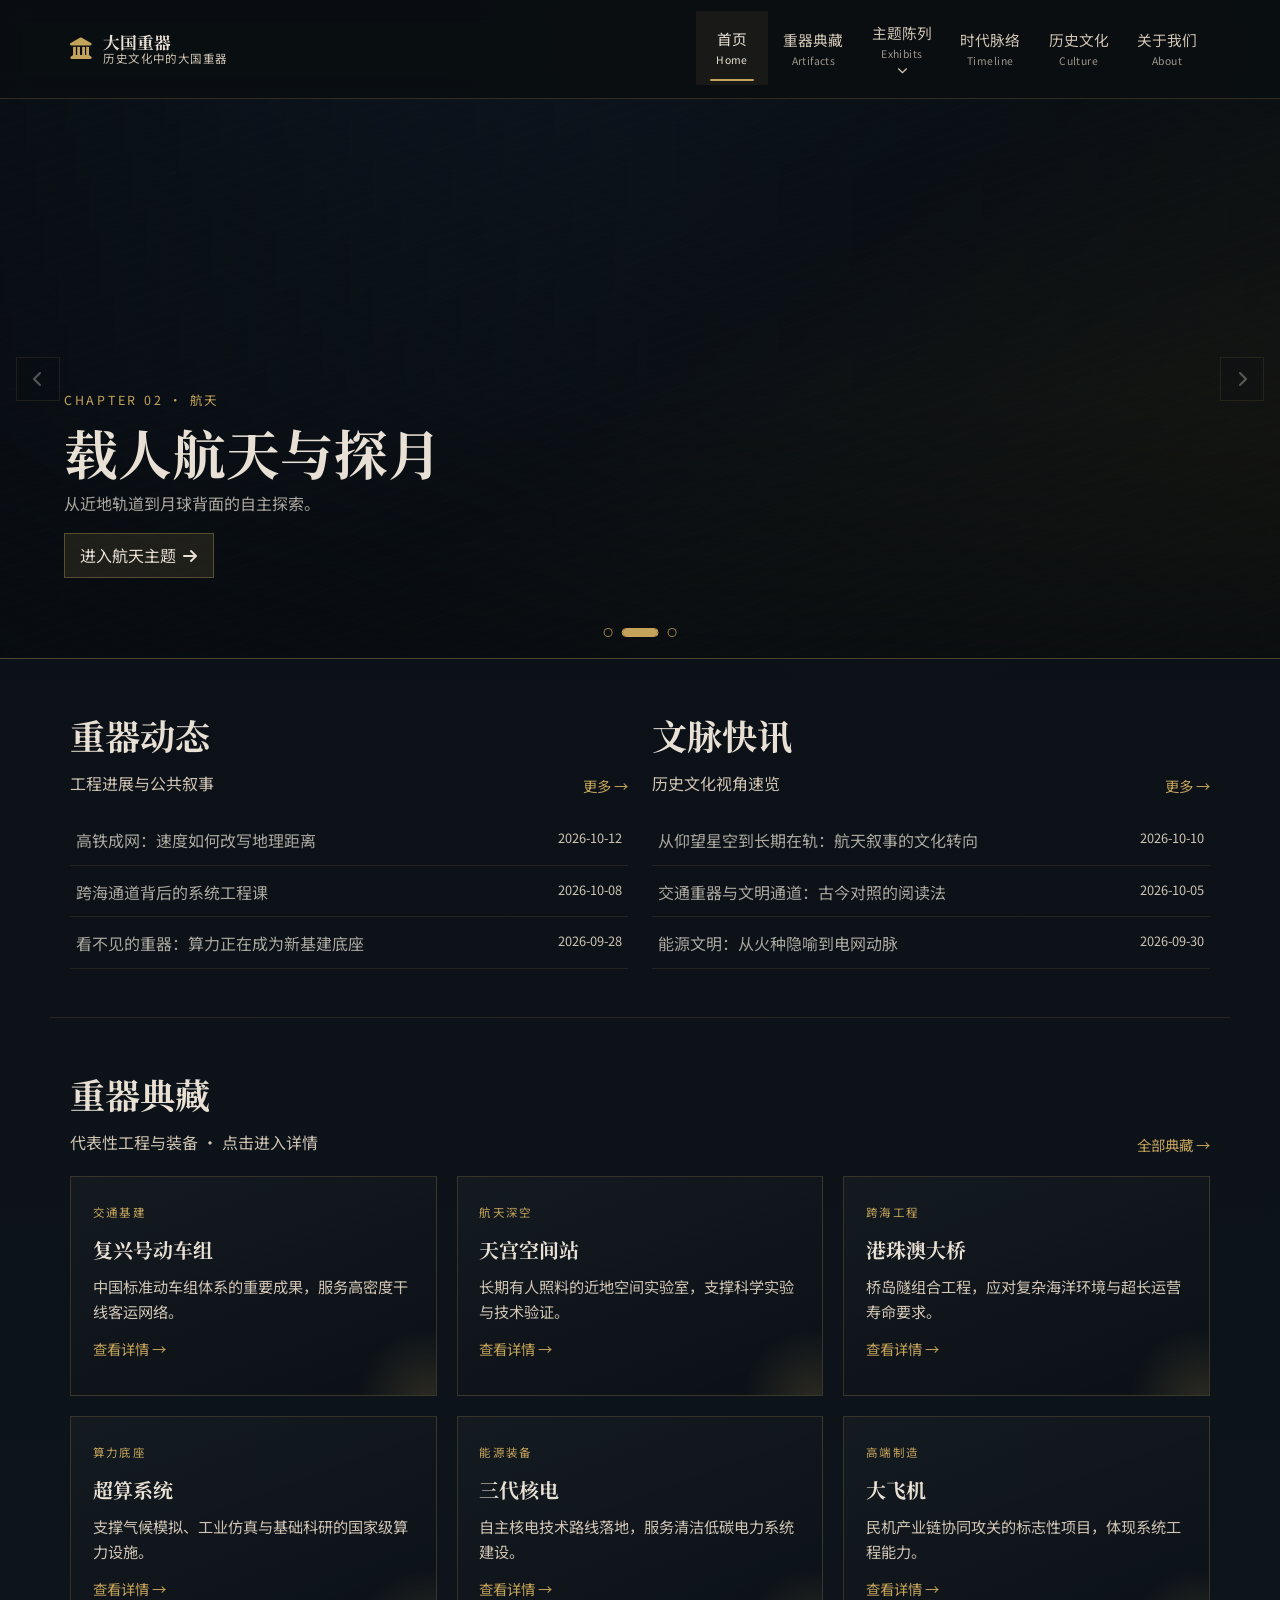
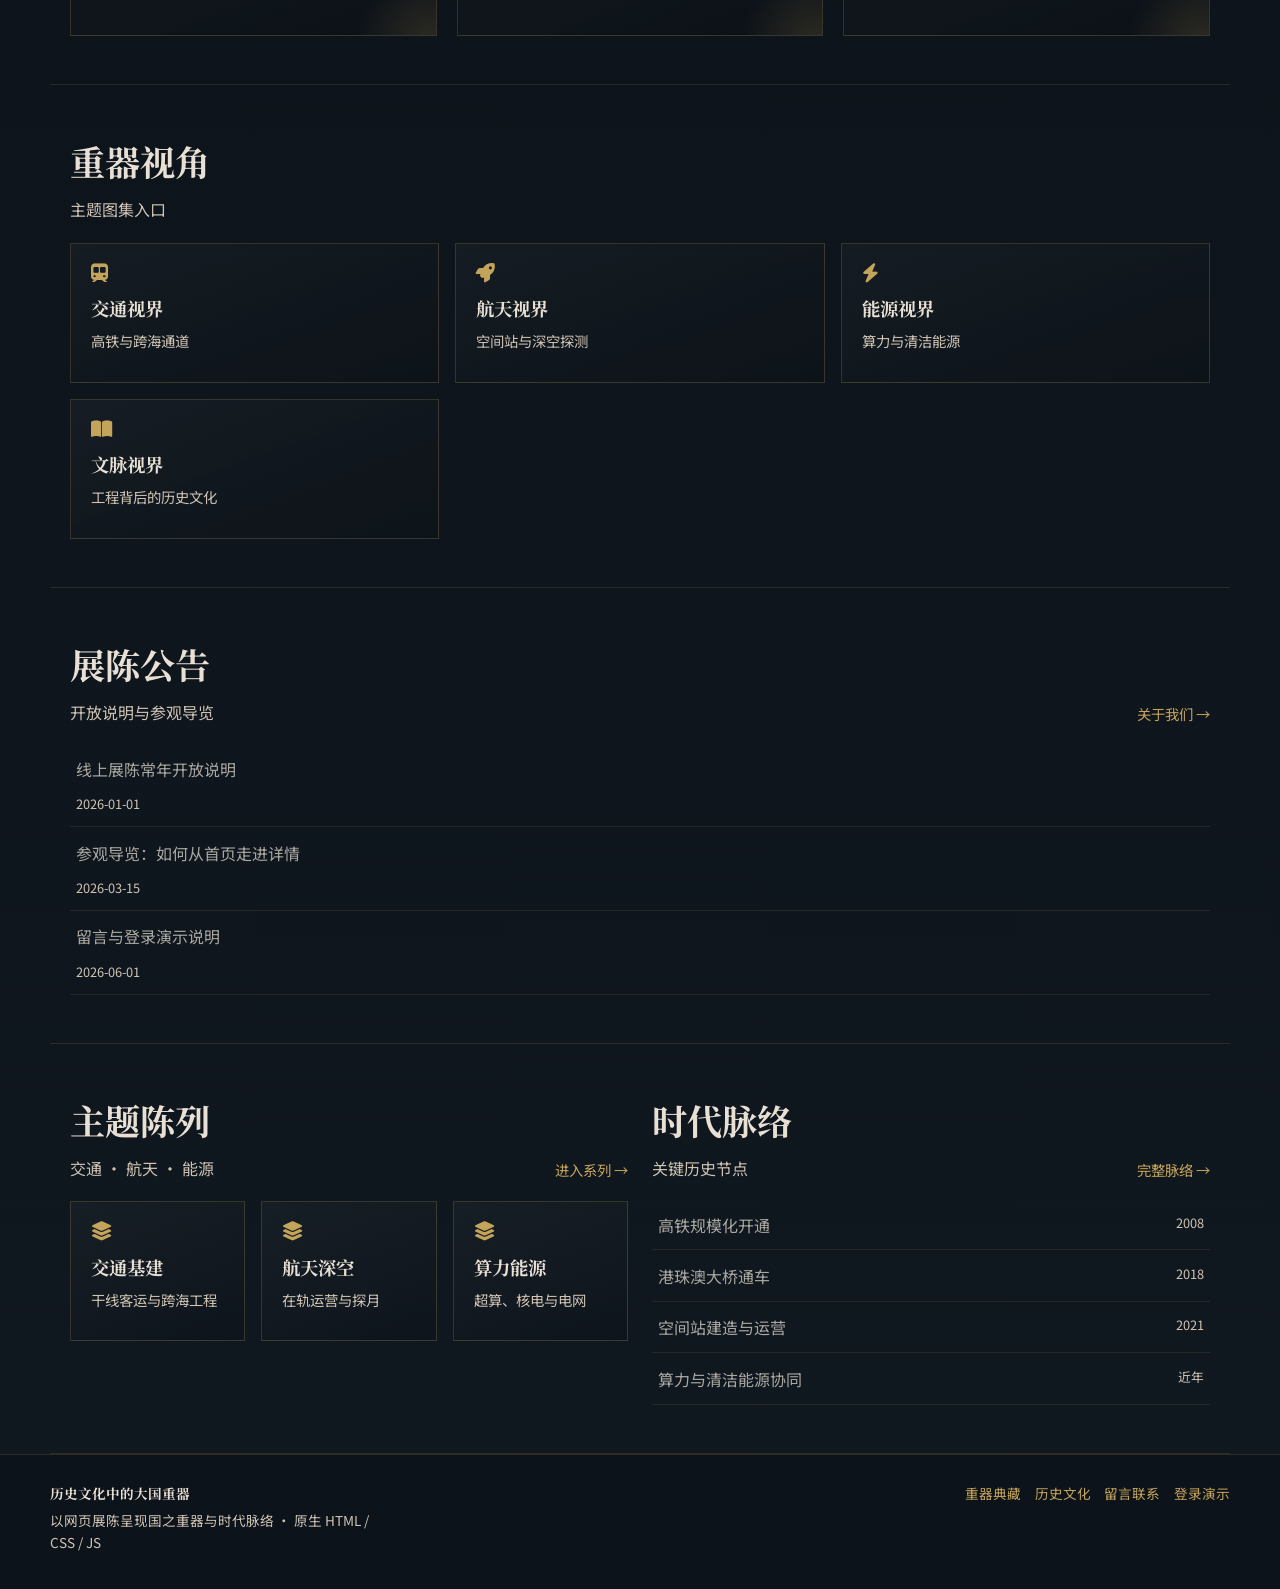
<file: index.html>
<!DOCTYPE html>
<html lang="zh-CN">
<head>
  <meta charset="UTF-8" />
  <meta name="viewport" content="width=device-width, initial-scale=1.0" />
  <title>首页 · 历史文化中的大国重器</title>
  <link rel="icon" href="favicon.svg" type="image/svg+xml" />
  <link rel="preconnect" href="https://fonts.googleapis.com" />
  <link rel="preconnect" href="https://fonts.gstatic.com" crossorigin />
  <link href="https://fonts.googleapis.com/css2?family=Noto+Serif+SC:wght@600;700&family=Noto+Sans+SC:wght@400;500;600&display=swap" rel="stylesheet" />
  <link rel="stylesheet" href="https://cdnjs.cloudflare.com/ajax/libs/font-awesome/6.5.2/css/all.min.css" />
  <link rel="stylesheet" href="css/style.css" />
</head>
<body>
  <div class="overlay" id="overlay"></div>
  <div class="app">
    <header id="siteHeader"></header>

    <main class="main">
      <section class="carousel" id="hero" aria-label="主题轮播" style="--carousel-duration:5s;">
        <article class="slide is-active">
          <div class="slide-bg" aria-hidden="true" style="background-image:linear-gradient(135deg,#1b2a38,#0c1218 55%,#3a1d1a);"></div>
          <div class="slide-inner">
            <div class="slide-kicker">CHAPTER 01 · 交通</div>
            <h2>中国高铁</h2>
            <p>以速度重构地理距离，铸就当代基建象征。</p>
            <a class="slide-cta" href="series-transport.html">进入交通主题 <i class="fa-solid fa-arrow-right"></i></a>
          </div>
        </article>
        <article class="slide">
          <div class="slide-bg" aria-hidden="true" style="background-image:linear-gradient(145deg,#142033,#0c1218 50%,#2a2410);"></div>
          <div class="slide-inner">
            <div class="slide-kicker">CHAPTER 02 · 航天</div>
            <h2>载人航天与探月</h2>
            <p>从近地轨道到月球背面的自主探索。</p>
            <a class="slide-cta" href="series-space.html">进入航天主题 <i class="fa-solid fa-arrow-right"></i></a>
          </div>
        </article>
        <article class="slide">
          <div class="slide-bg" aria-hidden="true" style="background-image:linear-gradient(150deg,#102018,#0c1218 48%,#2b1a12);"></div>
          <div class="slide-inner">
            <div class="slide-kicker">CHAPTER 03 · 能源算力</div>
            <h2>看不见的重器</h2>
            <p>超算、核电与特高压，托起科研与低碳底座。</p>
            <a class="slide-cta" href="series-energy.html">进入能源主题 <i class="fa-solid fa-arrow-right"></i></a>
          </div>
        </article>
        <div class="carousel-arrows" aria-hidden="false">
          <button type="button" id="prevSlide" aria-label="上一张"><i class="fa-solid fa-chevron-left"></i></button>
          <button type="button" id="nextSlide" aria-label="下一张"><i class="fa-solid fa-chevron-right"></i></button>
        </div>
        <div class="carousel-nav" id="carouselDots" role="tablist" aria-label="轮播指示"></div>
      </section>

      <section class="home-duo">
        <div class="home-block">
          <div class="section-head-row">
            <div class="section-head">
              <h3>重器动态</h3>
              <p>工程进展与公共叙事</p>
            </div>
            <a class="more-link" href="artifacts.html">更多 →</a>
          </div>
          <ul class="news-list" id="newsList"></ul>
        </div>
        <div class="home-block">
          <div class="section-head-row">
            <div class="section-head">
              <h3>文脉快讯</h3>
              <p>历史文化视角速览</p>
            </div>
            <a class="more-link" href="culture.html">更多 →</a>
          </div>
          <ul class="news-list" id="flashList"></ul>
        </div>
      </section>

      <section class="home-section">
        <div class="section-head-row">
          <div class="section-head">
            <h3>重器典藏</h3>
            <p>代表性工程与装备 · 点击进入详情</p>
          </div>
          <a class="more-link" href="artifacts.html">全部典藏 →</a>
        </div>
        <div class="grid" id="artifactGrid"></div>
      </section>

      <section class="home-section">
        <div class="section-head-row">
          <div class="section-head">
            <h3>重器视角</h3>
            <p>主题图集入口</p>
          </div>
        </div>
        <div class="entry-grid" id="viewGrid"></div>
      </section>

      <section class="home-section">
        <div class="section-head-row">
          <div class="section-head">
            <h3>展陈公告</h3>
            <p>开放说明与参观导览</p>
          </div>
          <a class="more-link" href="about.html">关于我们 →</a>
        </div>
        <ul class="news-list notice-list" id="noticeList"></ul>
      </section>

      <section class="home-duo">
        <div class="home-block">
          <div class="section-head-row">
            <div class="section-head">
              <h3>主题陈列</h3>
              <p>交通 · 航天 · 能源</p>
            </div>
            <a class="more-link" href="series-transport.html">进入系列 →</a>
          </div>
          <div class="entry-grid entry-grid-2" id="seriesPreview"></div>
        </div>
        <div class="home-block">
          <div class="section-head-row">
            <div class="section-head">
              <h3>时代脉络</h3>
              <p>关键历史节点</p>
            </div>
            <a class="more-link" href="timeline.html">完整脉络 →</a>
          </div>
          <ul class="news-list" id="timelinePreview"></ul>
        </div>
      </section>
    </main>

    <footer id="siteFooter"></footer>
  </div>

  <script src="js/auth.js"></script>
  <script src="js/catalog.js"></script>
  <script src="js/layout.js"></script>
  <script>window.DGZQLayout.init();</script>
  <script src="js/main.js"></script>
</body>
</html>
</file>
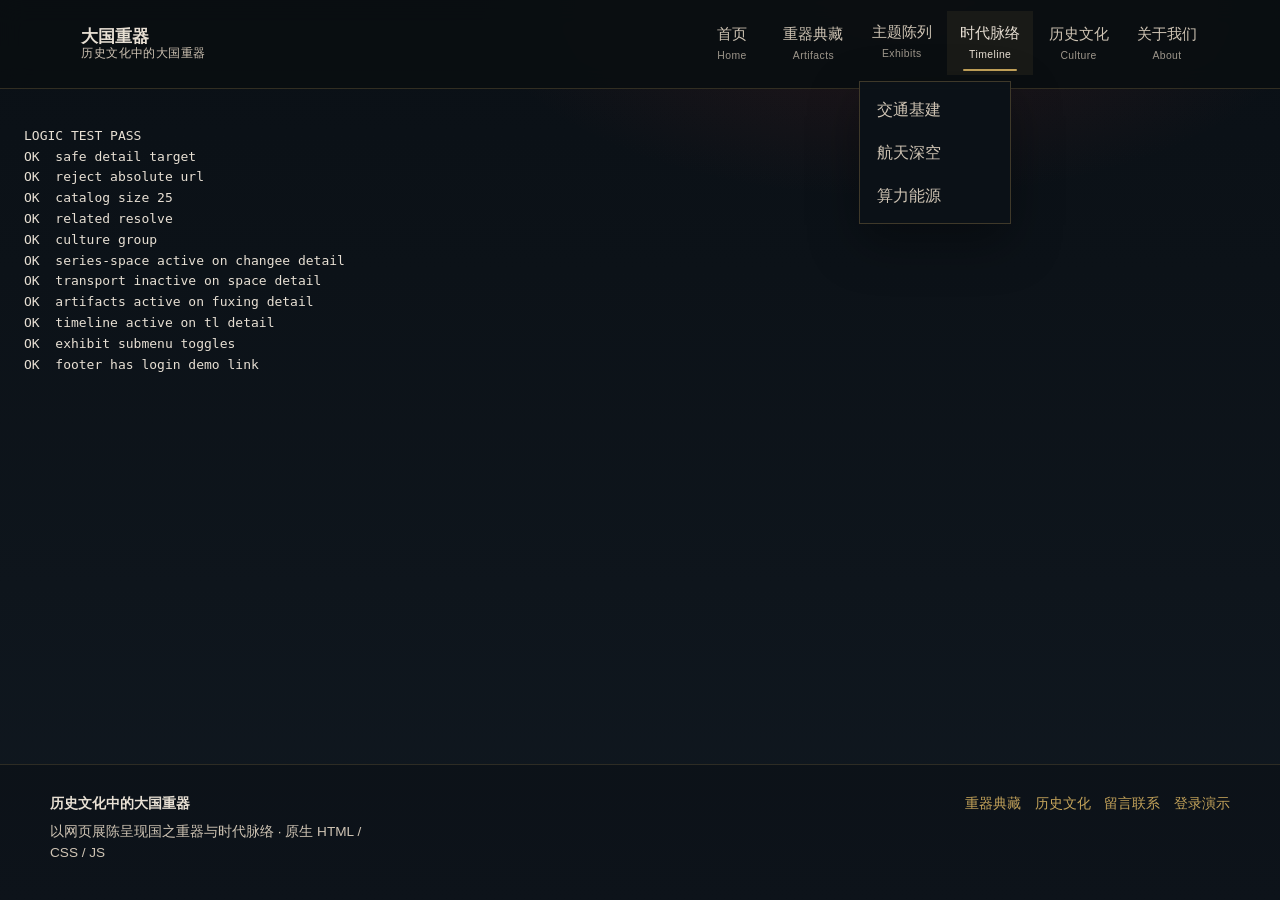
<file: _logic_test.html>
<!DOCTYPE html>
<html lang="zh-CN">
<head>
  <meta charset="UTF-8" />
  <title>LOGIC TEST</title>
  <link rel="stylesheet" href="css/style.css" />
</head>
<body>
  <div class="overlay" id="overlay"></div>
  <div class="app">
    <header id="siteHeader"></header>
    <main class="main">
      <pre id="report" style="padding:1.5rem;">running...</pre>
    </main>
    <footer id="siteFooter"></footer>
  </div>
  <script src="js/auth.js"></script>
  <script src="js/catalog.js"></script>
  <script src="js/layout.js"></script>
  <script>
    (function () {
      var lines = [];
      function ok(m) { lines.push("OK  " + m); }
      function bad(m) { lines.push("BAD " + m); }

      try {
        window.DGZQAuth.clearReturnUrl();
        window.DGZQAuth.clearSession();
        if (window.DGZQAuth.isSafeTarget("detail.html?id=fuxing")) ok("safe detail target");
        else bad("detail target should be safe");
        if (!window.DGZQAuth.isSafeTarget("https://evil.com")) ok("reject absolute url");
        else bad("absolute url wrongly accepted");

        var ids = Object.keys(window.DGZQCatalog.items);
        if (ids.length >= 20) ok("catalog size " + ids.length);
        else bad("catalog size " + ids.length);
        ids.forEach(function (id) {
          var it = window.DGZQCatalog.getItem(id);
          if (!it.back || !it.group || !it.title) bad("incomplete " + id);
          window.DGZQCatalog.getRelated(it).forEach(function (r) {
            if (!r || !r.id) bad("bad related under " + id);
          });
        });
        ok("related resolve");
        if (window.DGZQCatalog.listByGroup("culture").length >= 1) ok("culture group");
        else bad("culture group missing");

        history.replaceState({}, "", "/detail.html?id=changee");
        window.DGZQLayout.init({
          detailGroup: "series",
          seriesPage: "series-space.html",
        });
        var space = document.querySelector('.site-sublink[href="series-space.html"]');
        var transport = document.querySelector('.site-sublink[href="series-transport.html"]');
        if (space && space.classList.contains("is-active")) ok("series-space active on changee detail");
        else bad("series-space not active");
        if (transport && !transport.classList.contains("is-active")) ok("transport inactive on space detail");
        else bad("transport wrongly active");

        history.replaceState({}, "", "/detail.html?id=fuxing");
        window.DGZQLayout.init({ detailGroup: "artifacts", seriesPage: "" });
        var art = document.querySelector('.site-nav-link[href="artifacts.html"]');
        if (art && art.classList.contains("is-active")) ok("artifacts active on fuxing detail");
        else bad("artifacts not active");

        history.replaceState({}, "", "/detail.html?id=tl-2018");
        window.DGZQLayout.init({ detailGroup: "timeline", seriesPage: "" });
        var tl = document.querySelector('.site-nav-link[href="timeline.html"]');
        if (tl && tl.classList.contains("is-active")) ok("timeline active on tl detail");
        else bad("timeline not active");

        var toggle = document.querySelector("[data-nav-toggle]");
        var item = toggle && toggle.closest(".site-nav-item");
        if (item) {
          item.classList.remove("is-open");
          toggle.click();
          if (item.classList.contains("is-open")) ok("exhibit submenu toggles");
          else bad("exhibit submenu broken");
        } else bad("no exhibit toggle");

        if (document.getElementById("siteFooter").innerHTML.indexOf("login.html") >= 0) {
          ok("footer has login demo link");
        } else bad("footer missing login link");

        var passed = lines.every(function (l) { return l.indexOf("OK") === 0; });
        document.title = passed ? "LOGIC TEST PASS" : "LOGIC TEST FAIL";
        document.getElementById("report").textContent = document.title + "\n" + lines.join("\n");
      } catch (e) {
        document.title = "LOGIC TEST FAIL";
        document.getElementById("report").textContent = "LOGIC TEST FAIL\n" + e.stack;
      }
    })();
  </script>
</body>
</html>
</file>
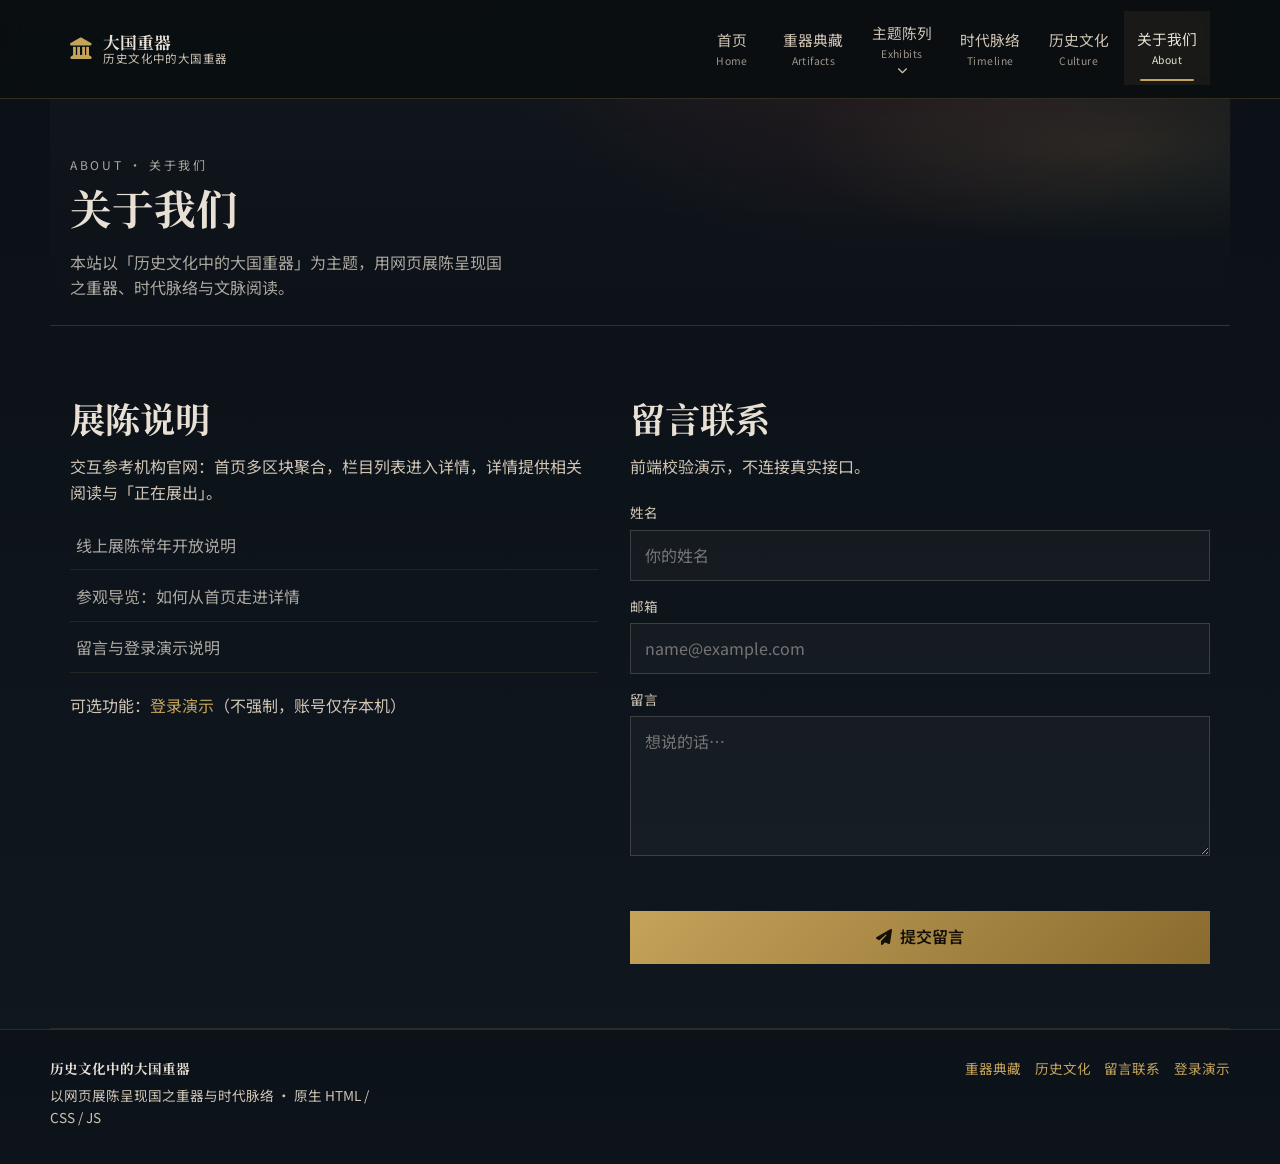
<file: about.html>
<!DOCTYPE html>
<html lang="zh-CN">
<head>
  <meta charset="UTF-8" />
  <meta name="viewport" content="width=device-width, initial-scale=1.0" />
  <link rel="icon" href="favicon.svg" type="image/svg+xml" />
  <title>关于我们 · 历史文化中的大国重器</title>
  <link rel="preconnect" href="https://fonts.googleapis.com" />
  <link rel="preconnect" href="https://fonts.gstatic.com" crossorigin />
  <link href="https://fonts.googleapis.com/css2?family=Noto+Serif+SC:wght@600;700&family=Noto+Sans+SC:wght@400;500;600&display=swap" rel="stylesheet" />
  <link rel="stylesheet" href="https://cdnjs.cloudflare.com/ajax/libs/font-awesome/6.5.2/css/all.min.css" />
  <link rel="stylesheet" href="css/style.css" />
</head>
<body>
  <div class="overlay" id="overlay"></div>
  <div class="app">
    <header id="siteHeader"></header>
    <main class="main page-wrap">
      <section class="page-hero">
        <p class="page-kicker">ABOUT · 关于我们</p>
        <h1>关于我们</h1>
        <p>本站以「历史文化中的大国重器」为主题，用网页展陈呈现国之重器、时代脉络与文脉阅读。</p>
      </section>

      <section class="section">
        <div class="contact-wrap">
          <div>
            <div class="section-head" style="margin-bottom:1rem;">
              <h3>展陈说明</h3>
              <p>交互参考机构官网：首页多区块聚合，栏目列表进入详情，详情提供相关阅读与「正在展出」。</p>
            </div>
            <ul class="news-list notice-list" id="aboutNotices"></ul>
            <p class="muted" style="margin-top:1.25rem;">
              可选功能：<a href="login.html" style="color:var(--bronze);">登录演示</a>（不强制，账号仅存本机）
            </p>
          </div>
          <form class="contact-form" id="contactForm">
            <div class="section-head" style="margin-bottom:0.5rem;">
              <h3>留言联系</h3>
              <p>前端校验演示，不连接真实接口。</p>
            </div>
            <div class="field">
              <label for="name">姓名</label>
              <input id="name" name="name" type="text" placeholder="你的姓名" required />
            </div>
            <div class="field">
              <label for="email">邮箱</label>
              <input id="email" name="email" type="email" placeholder="name@example.com" required />
            </div>
            <div class="field">
              <label for="message">留言</label>
              <textarea id="message" name="message" placeholder="想说的话…" required></textarea>
            </div>
            <div class="form-ok" id="contactMsg"></div>
            <button class="btn" type="submit"><i class="fa-solid fa-paper-plane"></i> 提交留言</button>
          </form>
        </div>
      </section>
    </main>
    <footer id="siteFooter"></footer>
  </div>
  <script src="js/auth.js"></script>
  <script src="js/catalog.js"></script>
  <script src="js/layout.js"></script>
  <script>
    window.DGZQLayout.init();
    var list = document.getElementById("aboutNotices");
    if (list && window.DGZQCatalog) {
      list.innerHTML = window.DGZQCatalog.listByGroup("notice")
        .map(function (it) {
          return (
            '<li><a href="detail.html?id=' +
            encodeURIComponent(it.id) +
            '"><span>' +
            it.title +
            "</span></a></li>"
          );
        })
        .join("");
    }
  </script>
  <script src="js/contact.js"></script>
</body>
</html>
</file>
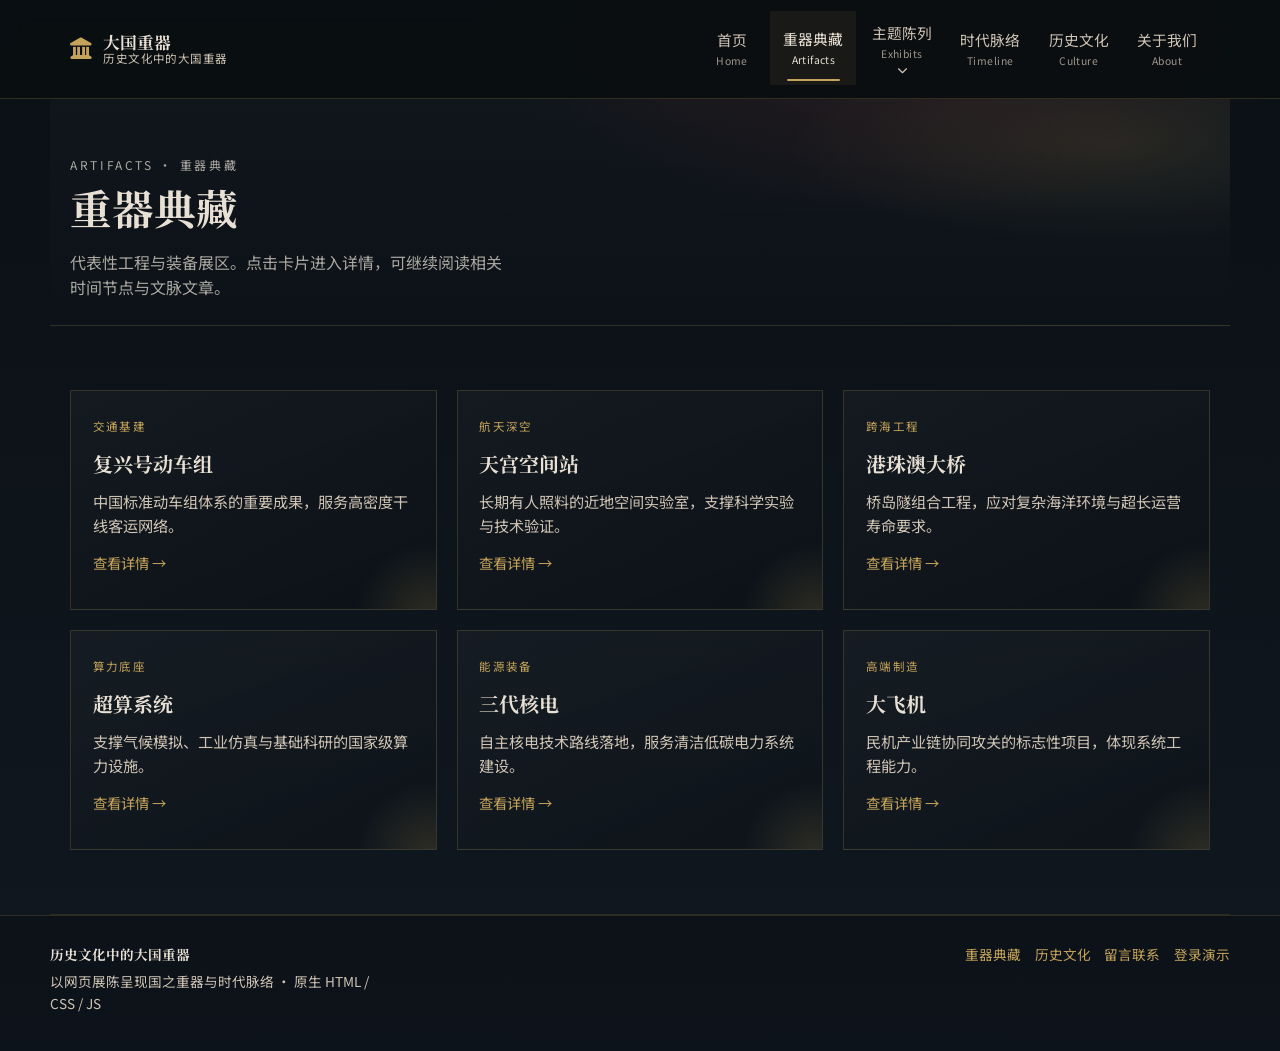
<file: artifacts.html>
<!DOCTYPE html>
<html lang="zh-CN">
<head>
  <meta charset="UTF-8" />
  <meta name="viewport" content="width=device-width, initial-scale=1.0" />
  <link rel="icon" href="favicon.svg" type="image/svg+xml" />
  <title>重器典藏 · 历史文化中的大国重器</title>
  <link rel="preconnect" href="https://fonts.googleapis.com" />
  <link rel="preconnect" href="https://fonts.gstatic.com" crossorigin />
  <link href="https://fonts.googleapis.com/css2?family=Noto+Serif+SC:wght@600;700&family=Noto+Sans+SC:wght@400;500;600&display=swap" rel="stylesheet" />
  <link rel="stylesheet" href="https://cdnjs.cloudflare.com/ajax/libs/font-awesome/6.5.2/css/all.min.css" />
  <link rel="stylesheet" href="css/style.css" />
</head>
<body>
  <div class="overlay" id="overlay"></div>
  <div class="app">
    <header id="siteHeader"></header>
    <main class="main page-wrap">
      <section class="page-hero">
        <p class="page-kicker">ARTIFACTS · 重器典藏</p>
        <h1>重器典藏</h1>
        <p>代表性工程与装备展区。点击卡片进入详情，可继续阅读相关时间节点与文脉文章。</p>
      </section>
      <section class="section">
        <div class="grid" id="artifactList"></div>
      </section>
    </main>
    <footer id="siteFooter"></footer>
  </div>
  <script src="js/auth.js"></script>
  <script src="js/catalog.js"></script>
  <script src="js/layout.js"></script>
  <script>
    window.DGZQLayout.init();
    var root = document.getElementById("artifactList");
    if (root && window.DGZQCatalog) {
      root.innerHTML = window.DGZQCatalog.listByGroup("artifacts")
        .map(function (it) {
          return (
            '<a class="artifact artifact-card" href="detail.html?id=' +
            encodeURIComponent(it.id) +
            '"><span class="tag">' +
            it.tag +
            "</span><h4>" +
            it.title +
            "</h4><p>" +
            it.summary +
            '</p><span class="artifact-link">查看详情 →</span></a>'
          );
        })
        .join("");
    }
  </script>
</body>
</html>
</file>
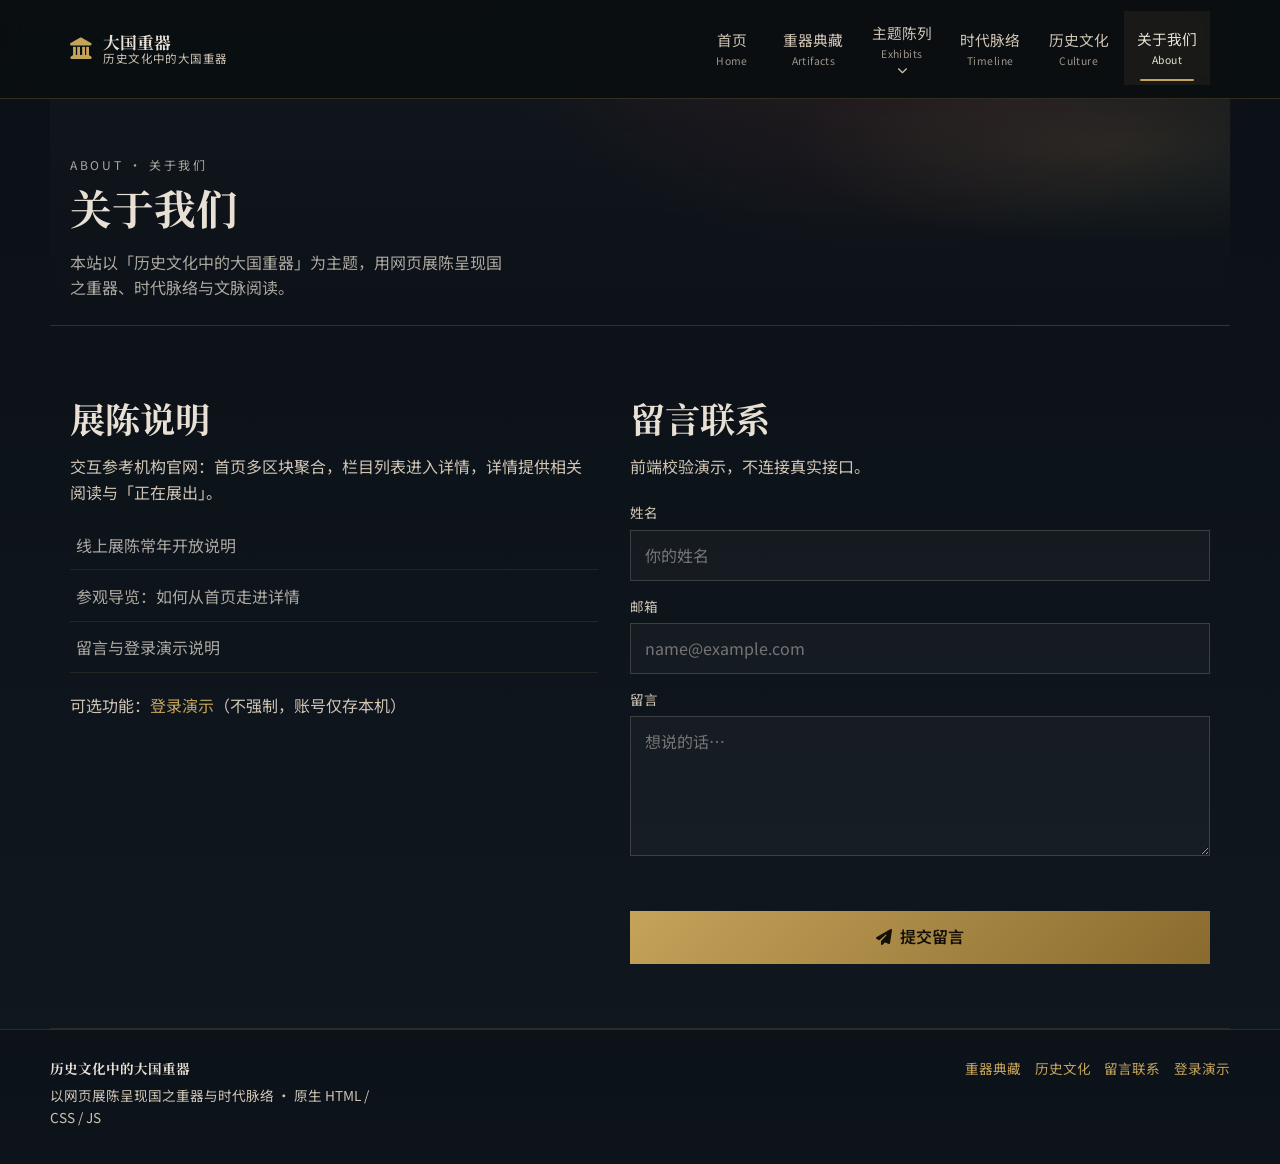
<file: contact.html>
<!DOCTYPE html>
<html lang="zh-CN">
<head>
  <meta charset="UTF-8" />
  <meta http-equiv="refresh" content="0; url=about.html" />
  <title>跳转至关于我们</title>
  <script>location.replace("about.html");</script>
</head>
<body>
  <p><a href="about.html">前往关于我们 / 留言</a></p>
</body>
</html>
</file>
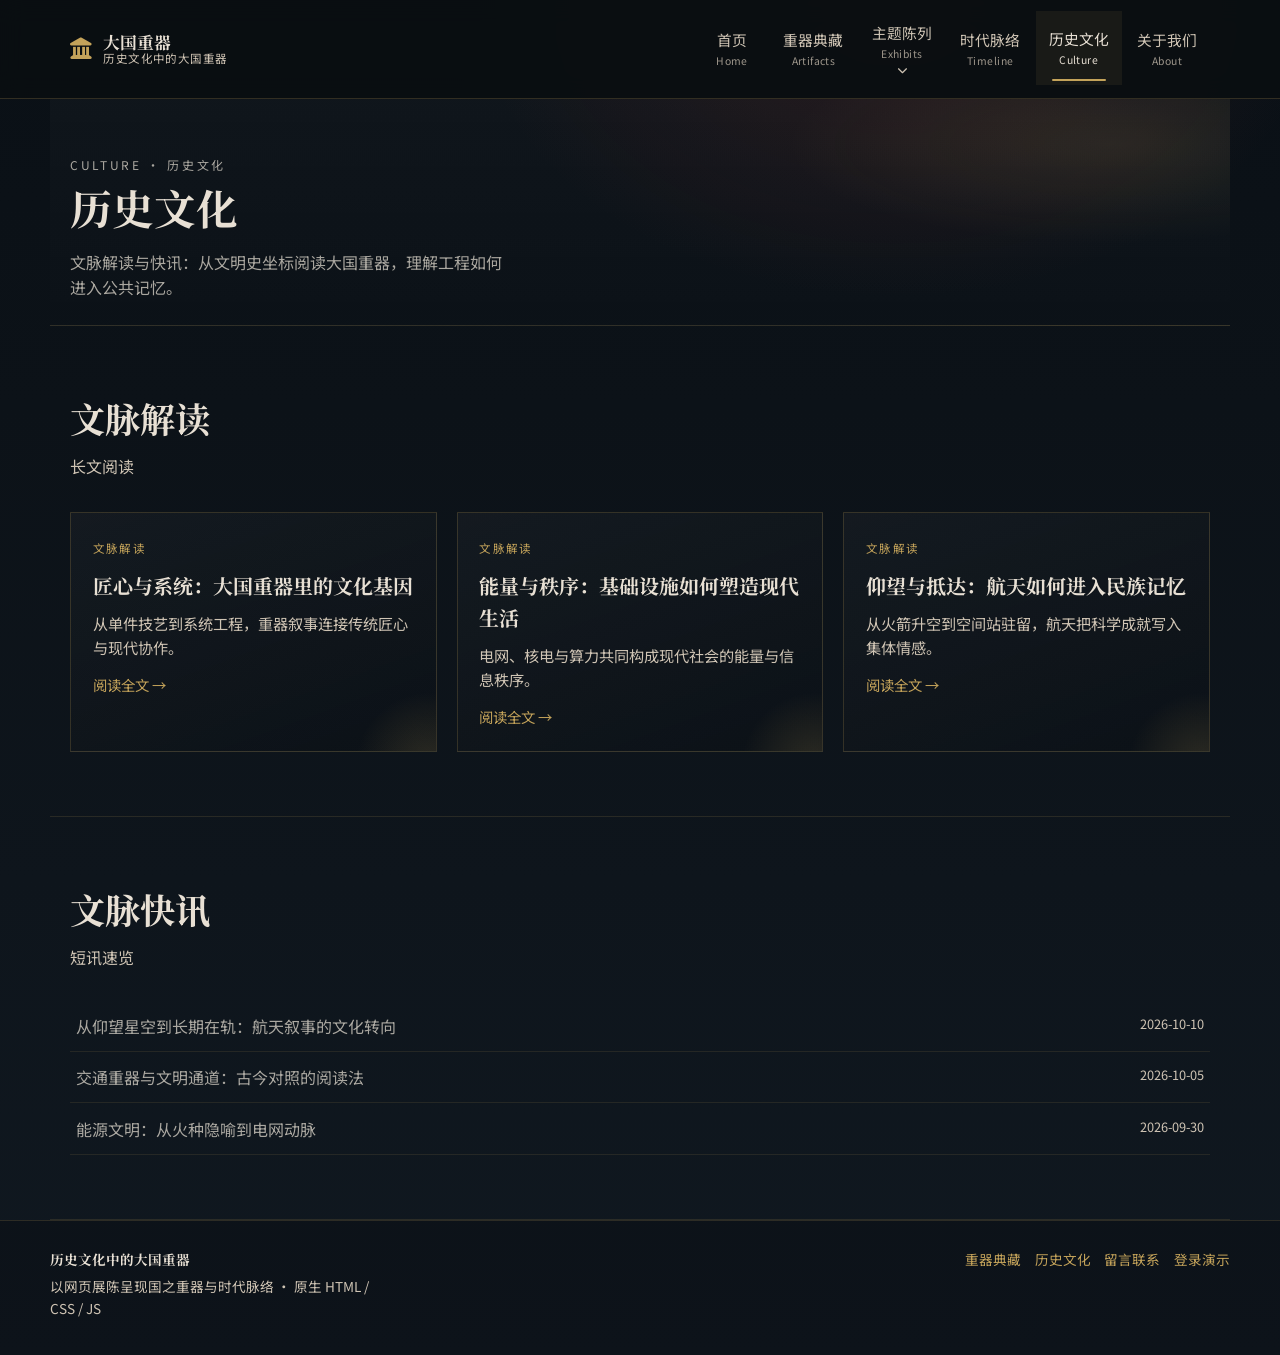
<file: culture.html>
<!DOCTYPE html>
<html lang="zh-CN">
<head>
  <meta charset="UTF-8" />
  <meta name="viewport" content="width=device-width, initial-scale=1.0" />
  <link rel="icon" href="favicon.svg" type="image/svg+xml" />
  <title>历史文化 · 历史文化中的大国重器</title>
  <link rel="preconnect" href="https://fonts.googleapis.com" />
  <link rel="preconnect" href="https://fonts.gstatic.com" crossorigin />
  <link href="https://fonts.googleapis.com/css2?family=Noto+Serif+SC:wght@600;700&family=Noto+Sans+SC:wght@400;500;600&display=swap" rel="stylesheet" />
  <link rel="stylesheet" href="https://cdnjs.cloudflare.com/ajax/libs/font-awesome/6.5.2/css/all.min.css" />
  <link rel="stylesheet" href="css/style.css" />
</head>
<body>
  <div class="overlay" id="overlay"></div>
  <div class="app">
    <header id="siteHeader"></header>
    <main class="main page-wrap">
      <section class="page-hero">
        <p class="page-kicker">CULTURE · 历史文化</p>
        <h1>历史文化</h1>
        <p>文脉解读与快讯：从文明史坐标阅读大国重器，理解工程如何进入公共记忆。</p>
      </section>
      <section class="section">
        <div class="section-head">
          <h3>文脉解读</h3>
          <p>长文阅读</p>
        </div>
        <div class="grid" id="cultureList"></div>
      </section>
      <section class="section">
        <div class="section-head">
          <h3>文脉快讯</h3>
          <p>短讯速览</p>
        </div>
        <ul class="news-list" id="flashFullList"></ul>
      </section>
    </main>
    <footer id="siteFooter"></footer>
  </div>
  <script src="js/auth.js"></script>
  <script src="js/catalog.js"></script>
  <script src="js/layout.js"></script>
  <script>
    window.DGZQLayout.init();
    var cultureList = document.getElementById("cultureList");
    var flashList = document.getElementById("flashFullList");
    if (window.DGZQCatalog) {
      if (cultureList) {
        cultureList.innerHTML = window.DGZQCatalog.listByGroup("culture")
          .map(function (it) {
            return (
              '<a class="artifact artifact-card" href="detail.html?id=' +
              encodeURIComponent(it.id) +
              '"><span class="tag">' +
              it.tag +
              "</span><h4>" +
              it.title +
              "</h4><p>" +
              it.summary +
              '</p><span class="artifact-link">阅读全文 →</span></a>'
            );
          })
          .join("");
      }
      if (flashList) {
        flashList.innerHTML = window.DGZQCatalog.listByGroup("flash")
          .map(function (it) {
            return (
              '<li><a href="detail.html?id=' +
              encodeURIComponent(it.id) +
              '"><span>' +
              it.title +
              '</span><span class="news-date">' +
              (it.date || "") +
              "</span></a></li>"
            );
          })
          .join("");
      }
    }
  </script>
</body>
</html>
</file>
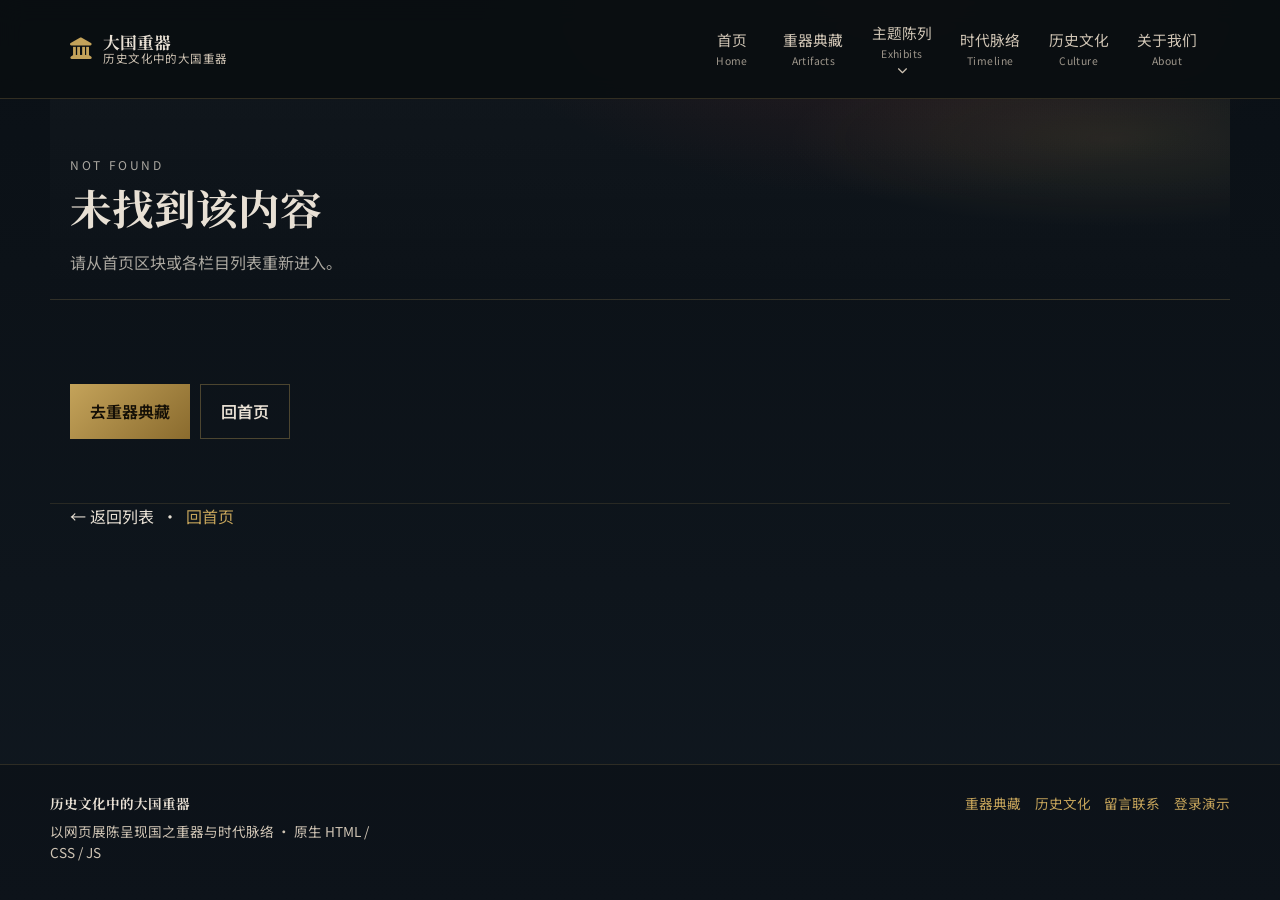
<file: detail.html>
<!DOCTYPE html>
<html lang="zh-CN">
<head>
  <meta charset="UTF-8" />
  <meta name="viewport" content="width=device-width, initial-scale=1.0" />
  <link rel="icon" href="favicon.svg" type="image/svg+xml" />
  <title>详情 · 历史文化中的大国重器</title>
  <link rel="preconnect" href="https://fonts.googleapis.com" />
  <link rel="preconnect" href="https://fonts.gstatic.com" crossorigin />
  <link href="https://fonts.googleapis.com/css2?family=Noto+Serif+SC:wght@600;700&family=Noto+Sans+SC:wght@400;500;600&display=swap" rel="stylesheet" />
  <link rel="stylesheet" href="https://cdnjs.cloudflare.com/ajax/libs/font-awesome/6.5.2/css/all.min.css" />
  <link rel="stylesheet" href="css/style.css" />
</head>
<body>
  <div class="overlay" id="overlay"></div>
  <div class="app">
    <header id="siteHeader"></header>
    <main class="main page-wrap">
      <div id="detailRoot">
        <section class="section">
          <p class="muted">正在加载详情…</p>
        </section>
      </div>
      <section class="section" style="border-bottom:none;padding-top:0;">
        <a id="footBack" href="artifacts.html">← 返回列表</a>
        &nbsp;·&nbsp;
        <a href="index.html" style="color:var(--bronze);">回首页</a>
      </section>
    </main>
    <footer id="siteFooter"></footer>
  </div>
  <script src="js/auth.js"></script>
  <script src="js/catalog.js"></script>
  <script src="js/layout.js"></script>
  <script src="js/detail.js"></script>
</body>
</html>
</file>
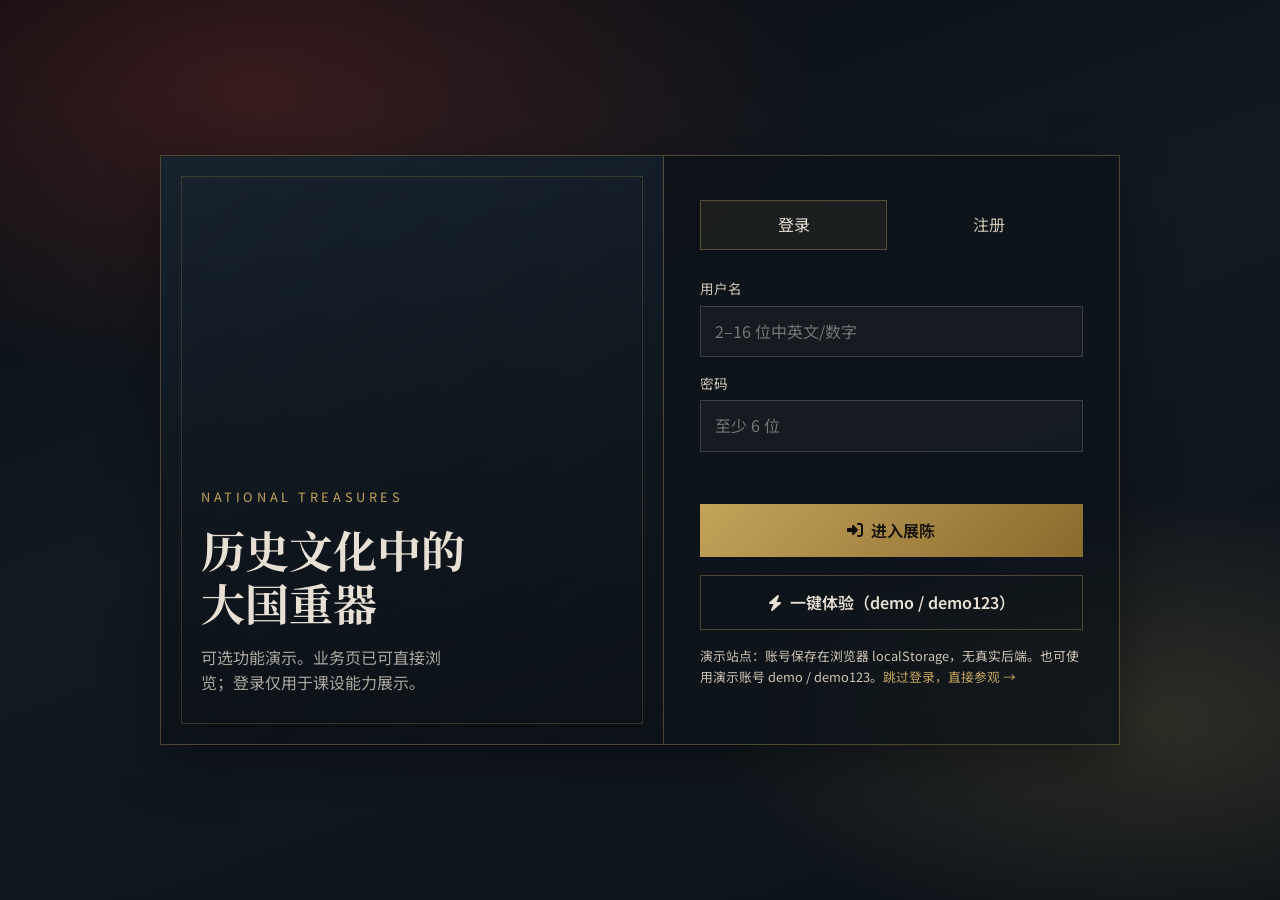
<file: login.html>
<!DOCTYPE html>
<html lang="zh-CN">
<head>
  <meta charset="UTF-8" />
  <meta name="viewport" content="width=device-width, initial-scale=1.0" />
  <title>登录 · 历史文化中的大国重器</title>
  <link rel="icon" href="favicon.svg" type="image/svg+xml" />
  <link rel="preconnect" href="https://fonts.googleapis.com" />
  <link rel="preconnect" href="https://fonts.gstatic.com" crossorigin />
  <link href="https://fonts.googleapis.com/css2?family=Noto+Serif+SC:wght@600;700&family=Noto+Sans+SC:wght@400;500;600&display=swap" rel="stylesheet" />
  <link rel="stylesheet" href="https://cdnjs.cloudflare.com/ajax/libs/font-awesome/6.5.2/css/all.min.css" />
  <link rel="stylesheet" href="css/style.css" />
</head>
<body class="auth-page">
  <div class="auth-shell">
    <aside class="auth-brand">
      <div class="auth-eyebrow">NATIONAL TREASURES</div>
      <h1>历史文化中的<br />大国重器</h1>
      <p>可选功能演示。业务页已可直接浏览；登录仅用于课设能力展示。</p>
    </aside>

    <section class="auth-panel">
      <div class="auth-tabs" role="tablist">
        <button type="button" class="auth-tab is-active" id="tabLogin" data-tab="login">登录</button>
        <button type="button" class="auth-tab" id="tabRegister" data-tab="register">注册</button>
      </div>

      <form class="auth-form is-active" id="loginForm" autocomplete="on">
        <div class="field">
          <label for="loginUser">用户名</label>
          <input id="loginUser" name="username" type="text" placeholder="2–16 位中英文/数字" required />
        </div>
        <div class="field">
          <label for="loginPwd">密码</label>
          <input id="loginPwd" name="password" type="password" placeholder="至少 6 位" required />
        </div>
        <div class="auth-msg" id="loginMsg"></div>
        <button class="btn" type="submit"><i class="fa-solid fa-right-to-bracket"></i> 进入展陈</button>
        <button class="btn btn-ghost" type="button" id="demoLoginBtn">
          <i class="fa-solid fa-bolt"></i> 一键体验（demo / demo123）
        </button>
      </form>

      <form class="auth-form" id="registerForm" autocomplete="on">
        <div class="field">
          <label for="regUser">用户名</label>
          <input id="regUser" name="username" type="text" placeholder="2–16 位中英文/数字" required />
        </div>
        <div class="field">
          <label for="regPwd">密码</label>
          <input id="regPwd" name="password" type="password" placeholder="至少 6 位" required />
        </div>
        <div class="field">
          <label for="regPwd2">确认密码</label>
          <input id="regPwd2" name="password2" type="password" placeholder="再次输入密码" required />
        </div>
        <div class="auth-msg" id="registerMsg"></div>
        <button class="btn" type="submit"><i class="fa-solid fa-user-plus"></i> 创建账号</button>
      </form>

      <p class="auth-hint">演示站点：账号保存在浏览器 localStorage，无真实后端。也可使用演示账号 demo / demo123。<a href="index.html" style="color:var(--bronze);">跳过登录，直接参观 →</a></p>
    </section>
  </div>

  <script src="js/auth.js"></script>
  <script>
    (function () {
      window.DGZQAuth.ensureDemoUser();

      if (window.DGZQAuth.getSession()) {
        window.DGZQAuth.goAfterLogin();
        return;
      }

      var tabs = document.querySelectorAll(".auth-tab");
      var loginForm = document.getElementById("loginForm");
      var registerForm = document.getElementById("registerForm");
      var loginMsg = document.getElementById("loginMsg");
      var registerMsg = document.getElementById("registerMsg");

      tabs.forEach(function (tab) {
        tab.addEventListener("click", function () {
          tabs.forEach(function (t) { t.classList.remove("is-active"); });
          tab.classList.add("is-active");
          var which = tab.getAttribute("data-tab");
          loginForm.classList.toggle("is-active", which === "login");
          registerForm.classList.toggle("is-active", which === "register");
          loginMsg.textContent = "";
          registerMsg.textContent = "";
        });
      });

      document.getElementById("demoLoginBtn").addEventListener("click", function () {
        window.DGZQAuth.loginAsDemo();
      });

      loginForm.addEventListener("submit", function (e) {
        e.preventDefault();
        var username = loginForm.username.value.trim();
        var password = loginForm.password.value;
        if (!window.DGZQAuth.validateUsername(username) || !window.DGZQAuth.validatePassword(password)) {
          loginMsg.textContent = "请检查用户名（2–16 位）与密码（至少 6 位）。";
          return;
        }
        var user = window.DGZQAuth.readUsers().find(function (u) {
          return u.username === username && u.password === password;
        });
        if (!user) {
          loginMsg.textContent = "用户名或密码错误。可点「一键体验」或先注册。";
          return;
        }
        window.DGZQAuth.setSession(user);
        window.DGZQAuth.goAfterLogin();
      });

      registerForm.addEventListener("submit", function (e) {
        e.preventDefault();
        var username = registerForm.username.value.trim();
        var password = registerForm.password.value;
        var password2 = registerForm.password2.value;
        if (!window.DGZQAuth.validateUsername(username)) {
          registerMsg.textContent = "用户名需为 2–16 位中英文或数字。";
          return;
        }
        if (!window.DGZQAuth.validatePassword(password)) {
          registerMsg.textContent = "密码至少 6 位。";
          return;
        }
        if (password !== password2) {
          registerMsg.textContent = "两次输入的密码不一致。";
          return;
        }
        var users = window.DGZQAuth.readUsers();
        if (users.some(function (u) { return u.username === username; })) {
          registerMsg.textContent = "该用户名已存在。";
          return;
        }
        var user = { username: username, password: password };
        users.push(user);
        window.DGZQAuth.writeUsers(users);
        window.DGZQAuth.setSession(user);
        window.DGZQAuth.goAfterLogin();
      });
    })();
  </script>
</body>
</html>
</file>
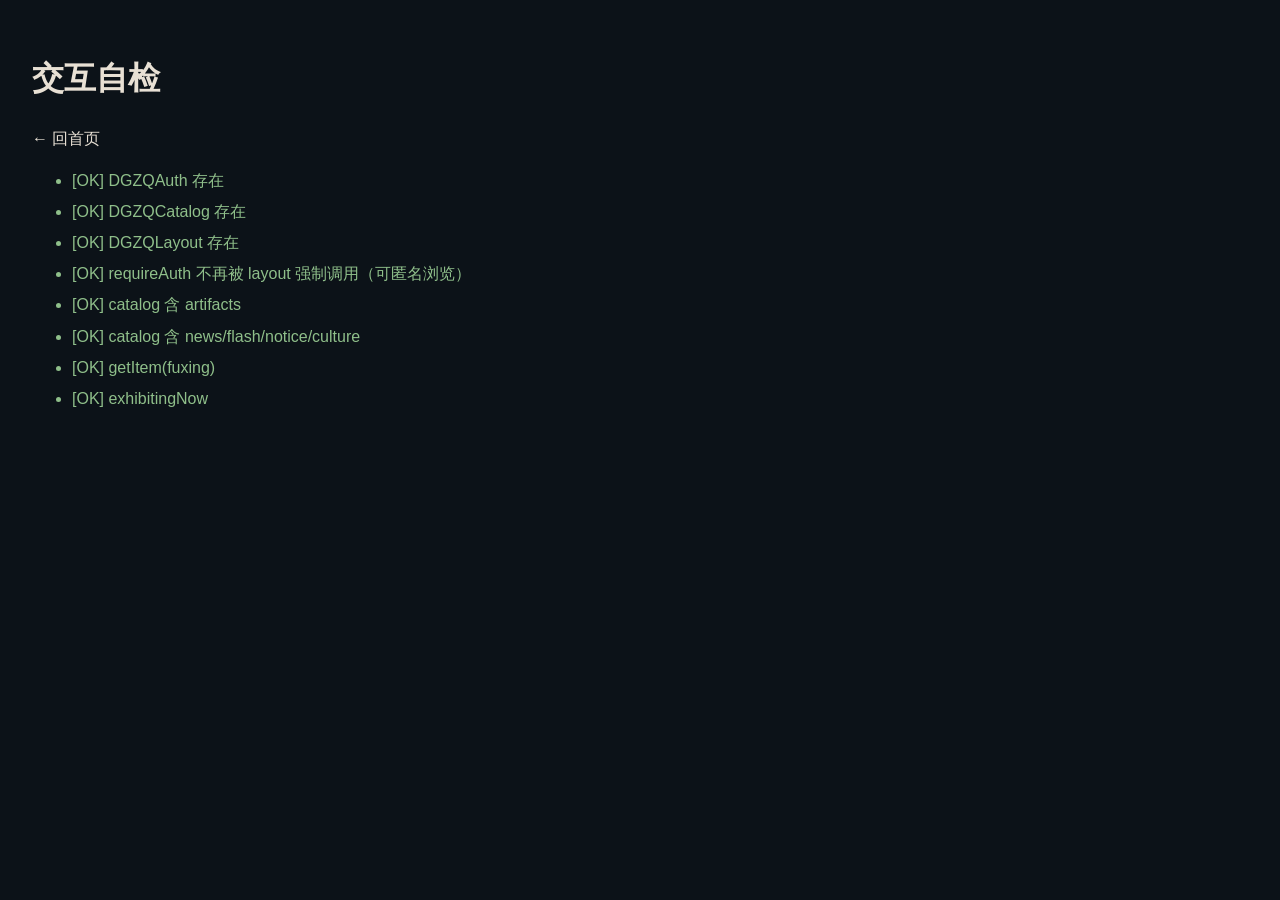
<file: selftest.html>
<!DOCTYPE html>
<html lang="zh-CN">
<head>
  <meta charset="UTF-8" />
  <meta name="viewport" content="width=device-width, initial-scale=1.0" />
  <title>自检 · 大国重器</title>
  <link rel="stylesheet" href="css/style.css" />
  <style>
    body { padding: 2rem; }
    .ok { color: #8fbf8a; }
    .bad { color: #b23a2f; }
    li { margin: 0.35rem 0; }
  </style>
</head>
<body>
  <h1>交互自检</h1>
  <p><a href="index.html">← 回首页</a></p>
  <ul id="results"></ul>
  <script src="js/auth.js"></script>
  <script src="js/catalog.js"></script>
  <script src="js/layout.js"></script>
  <script>
    var results = document.getElementById("results");
    function assert(name, cond) {
      var li = document.createElement("li");
      li.className = cond ? "ok" : "bad";
      li.textContent = (cond ? "[OK] " : "[FAIL] ") + name;
      results.appendChild(li);
    }
    assert("DGZQAuth 存在", !!window.DGZQAuth);
    assert("DGZQCatalog 存在", !!window.DGZQCatalog);
    assert("DGZQLayout 存在", !!window.DGZQLayout);
    assert("requireAuth 不再被 layout 强制调用（可匿名浏览）", typeof window.DGZQLayout.init === "function");
    assert("catalog 含 artifacts", window.DGZQCatalog.listByGroup("artifacts").length >= 4);
    assert("catalog 含 news/flash/notice/culture", 
      window.DGZQCatalog.listByGroup("news").length >= 1 &&
      window.DGZQCatalog.listByGroup("flash").length >= 1 &&
      window.DGZQCatalog.listByGroup("notice").length >= 1 &&
      window.DGZQCatalog.listByGroup("culture").length >= 1
    );
    assert("getItem(fuxing)", !!window.DGZQCatalog.getItem("fuxing"));
    assert("exhibitingNow", window.DGZQCatalog.exhibitingNow("fuxing", 3).length === 3);
  </script>
</body>
</html>
</file>
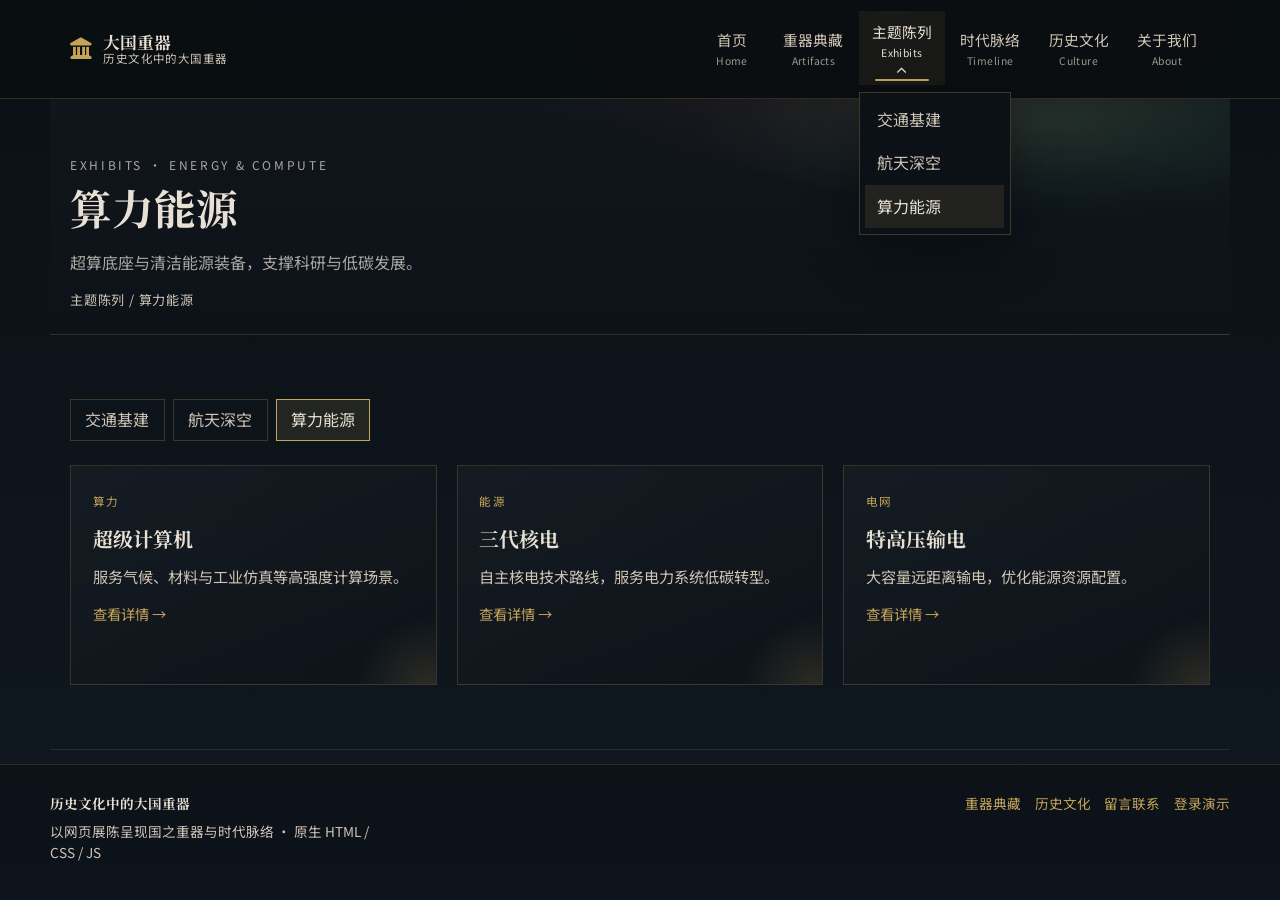
<file: series-energy.html>
<!DOCTYPE html>
<html lang="zh-CN">
<head>
  <meta charset="UTF-8" />
  <meta name="viewport" content="width=device-width, initial-scale=1.0" />
  <link rel="icon" href="favicon.svg" type="image/svg+xml" />
  <title>算力能源 · 主题陈列</title>
  <link rel="preconnect" href="https://fonts.googleapis.com" />
  <link rel="preconnect" href="https://fonts.gstatic.com" crossorigin />
  <link href="https://fonts.googleapis.com/css2?family=Noto+Serif+SC:wght@600;700&family=Noto+Sans+SC:wght@400;500;600&display=swap" rel="stylesheet" />
  <link rel="stylesheet" href="https://cdnjs.cloudflare.com/ajax/libs/font-awesome/6.5.2/css/all.min.css" />
  <link rel="stylesheet" href="css/style.css" />
</head>
<body>
  <div class="overlay" id="overlay"></div>
  <div class="app">
    <header id="siteHeader"></header>
    <main class="main page-wrap">
      <section class="page-hero page-hero-energy">
        <p class="page-kicker">EXHIBITS · ENERGY &amp; COMPUTE</p>
        <h1>算力能源</h1>
        <p>超算底座与清洁能源装备，支撑科研与低碳发展。</p>
        <p class="page-path">主题陈列 / 算力能源</p>
      </section>
      <section class="section">
        <div class="series-nav">
          <a href="series-transport.html">交通基建</a>
          <a href="series-space.html">航天深空</a>
          <a class="is-active" href="series-energy.html">算力能源</a>
        </div>
        <div class="grid">
          <a class="artifact artifact-card" href="detail.html?id=supercomputer">
            <span class="tag">算力</span>
            <h4>超级计算机</h4>
            <p>服务气候、材料与工业仿真等高强度计算场景。</p>
            <span class="artifact-link">查看详情 →</span>
          </a>
          <a class="artifact artifact-card" href="detail.html?id=nuclear">
            <span class="tag">能源</span>
            <h4>三代核电</h4>
            <p>自主核电技术路线，服务电力系统低碳转型。</p>
            <span class="artifact-link">查看详情 →</span>
          </a>
          <a class="artifact artifact-card" href="detail.html?id=uhv">
            <span class="tag">电网</span>
            <h4>特高压输电</h4>
            <p>大容量远距离输电，优化能源资源配置。</p>
            <span class="artifact-link">查看详情 →</span>
          </a>
        </div>
      </section>
    </main>
    <footer id="siteFooter"></footer>
  </div>
  <script src="js/auth.js"></script>
  <script src="js/layout.js"></script>
  <script>window.DGZQLayout.init();</script>
</body>
</html>
</file>
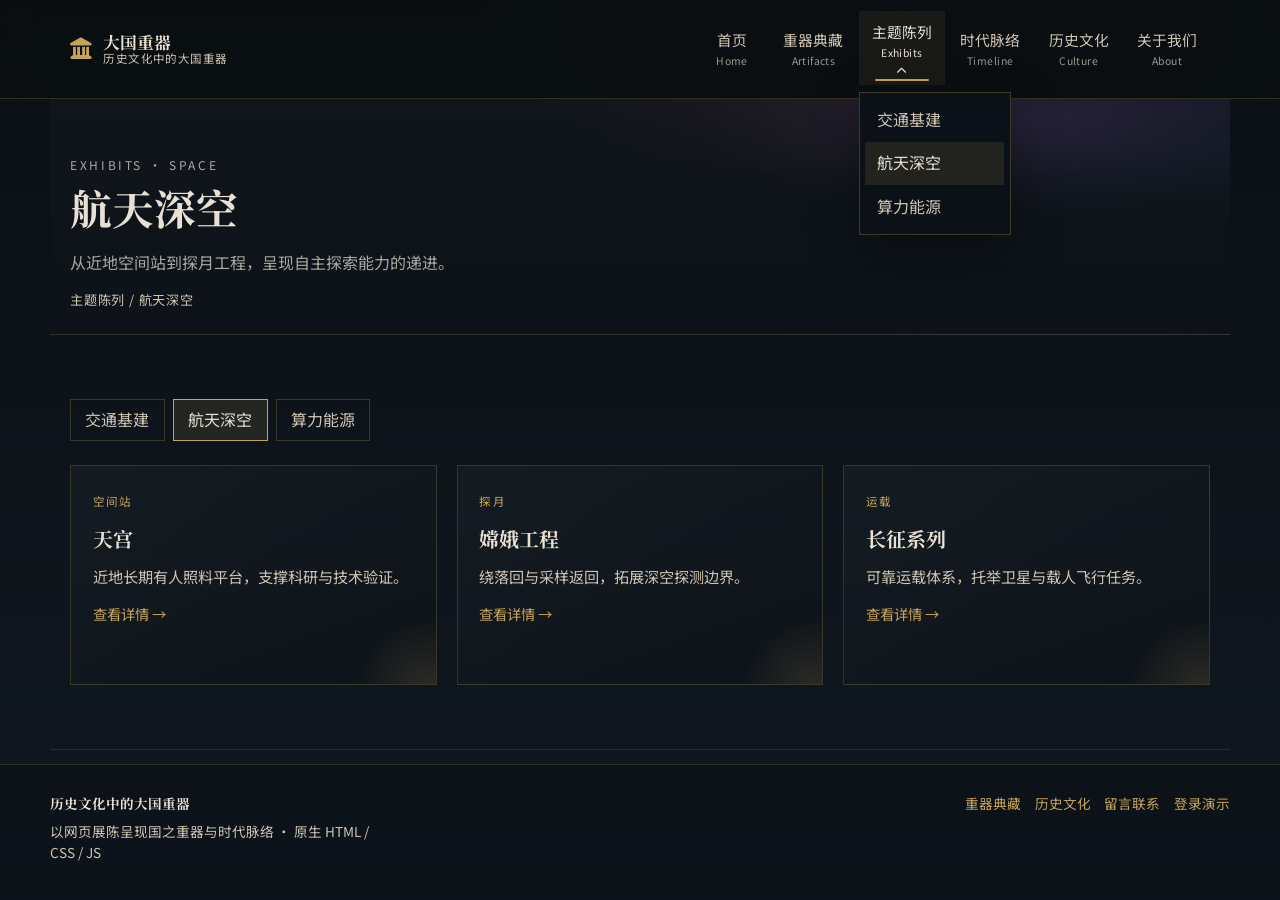
<file: series-space.html>
<!DOCTYPE html>
<html lang="zh-CN">
<head>
  <meta charset="UTF-8" />
  <meta name="viewport" content="width=device-width, initial-scale=1.0" />
  <link rel="icon" href="favicon.svg" type="image/svg+xml" />
  <title>航天深空 · 主题陈列</title>
  <link rel="preconnect" href="https://fonts.googleapis.com" />
  <link rel="preconnect" href="https://fonts.gstatic.com" crossorigin />
  <link href="https://fonts.googleapis.com/css2?family=Noto+Serif+SC:wght@600;700&family=Noto+Sans+SC:wght@400;500;600&display=swap" rel="stylesheet" />
  <link rel="stylesheet" href="https://cdnjs.cloudflare.com/ajax/libs/font-awesome/6.5.2/css/all.min.css" />
  <link rel="stylesheet" href="css/style.css" />
</head>
<body>
  <div class="overlay" id="overlay"></div>
  <div class="app">
    <header id="siteHeader"></header>
    <main class="main page-wrap">
      <section class="page-hero page-hero-space">
        <p class="page-kicker">EXHIBITS · SPACE</p>
        <h1>航天深空</h1>
        <p>从近地空间站到探月工程，呈现自主探索能力的递进。</p>
        <p class="page-path">主题陈列 / 航天深空</p>
      </section>
      <section class="section">
        <div class="series-nav">
          <a href="series-transport.html">交通基建</a>
          <a class="is-active" href="series-space.html">航天深空</a>
          <a href="series-energy.html">算力能源</a>
        </div>
        <div class="grid">
          <a class="artifact artifact-card" href="detail.html?id=tiangong">
            <span class="tag">空间站</span>
            <h4>天宫</h4>
            <p>近地长期有人照料平台，支撑科研与技术验证。</p>
            <span class="artifact-link">查看详情 →</span>
          </a>
          <a class="artifact artifact-card" href="detail.html?id=changee">
            <span class="tag">探月</span>
            <h4>嫦娥工程</h4>
            <p>绕落回与采样返回，拓展深空探测边界。</p>
            <span class="artifact-link">查看详情 →</span>
          </a>
          <a class="artifact artifact-card" href="detail.html?id=longmarch">
            <span class="tag">运载</span>
            <h4>长征系列</h4>
            <p>可靠运载体系，托举卫星与载人飞行任务。</p>
            <span class="artifact-link">查看详情 →</span>
          </a>
        </div>
      </section>
    </main>
    <footer id="siteFooter"></footer>
  </div>
  <script src="js/auth.js"></script>
  <script src="js/layout.js"></script>
  <script>window.DGZQLayout.init();</script>
</body>
</html>
</file>
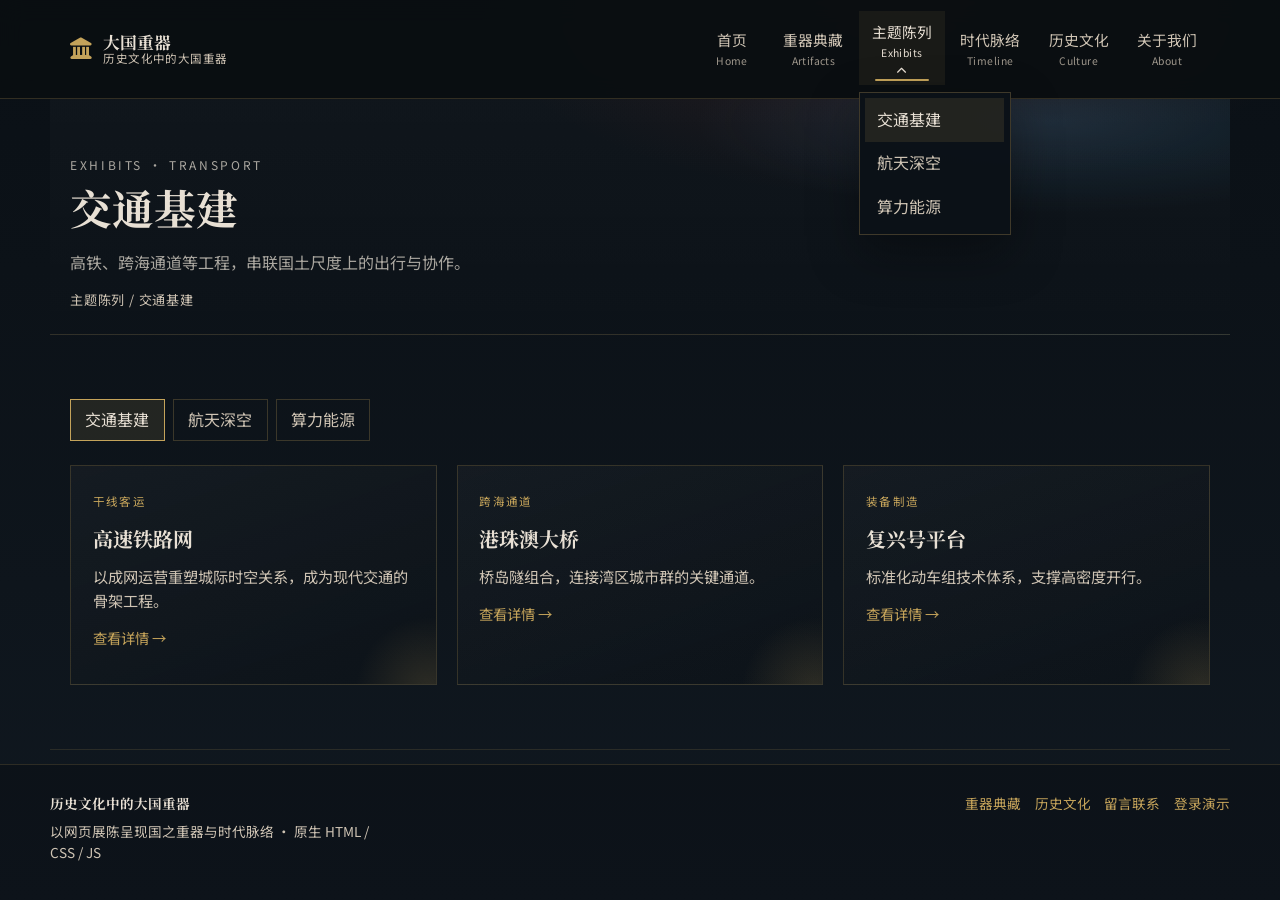
<file: series-transport.html>
<!DOCTYPE html>
<html lang="zh-CN">
<head>
  <meta charset="UTF-8" />
  <meta name="viewport" content="width=device-width, initial-scale=1.0" />
  <link rel="icon" href="favicon.svg" type="image/svg+xml" />
  <title>交通基建 · 主题陈列</title>
  <link rel="preconnect" href="https://fonts.googleapis.com" />
  <link rel="preconnect" href="https://fonts.gstatic.com" crossorigin />
  <link href="https://fonts.googleapis.com/css2?family=Noto+Serif+SC:wght@600;700&family=Noto+Sans+SC:wght@400;500;600&display=swap" rel="stylesheet" />
  <link rel="stylesheet" href="https://cdnjs.cloudflare.com/ajax/libs/font-awesome/6.5.2/css/all.min.css" />
  <link rel="stylesheet" href="css/style.css" />
</head>
<body>
  <div class="overlay" id="overlay"></div>
  <div class="app">
    <header id="siteHeader"></header>
    <main class="main page-wrap">
      <section class="page-hero page-hero-transport">
        <p class="page-kicker">EXHIBITS · TRANSPORT</p>
        <h1>交通基建</h1>
        <p>高铁、跨海通道等工程，串联国土尺度上的出行与协作。</p>
        <p class="page-path">主题陈列 / 交通基建</p>
      </section>
      <section class="section">
        <div class="series-nav">
          <a class="is-active" href="series-transport.html">交通基建</a>
          <a href="series-space.html">航天深空</a>
          <a href="series-energy.html">算力能源</a>
        </div>
        <div class="grid">
          <a class="artifact artifact-card" href="detail.html?id=tl-2008">
            <span class="tag">干线客运</span>
            <h4>高速铁路网</h4>
            <p>以成网运营重塑城际时空关系，成为现代交通的骨架工程。</p>
            <span class="artifact-link">查看详情 →</span>
          </a>
          <a class="artifact artifact-card" href="detail.html?id=hzmb">
            <span class="tag">跨海通道</span>
            <h4>港珠澳大桥</h4>
            <p>桥岛隧组合，连接湾区城市群的关键通道。</p>
            <span class="artifact-link">查看详情 →</span>
          </a>
          <a class="artifact artifact-card" href="detail.html?id=fuxing">
            <span class="tag">装备制造</span>
            <h4>复兴号平台</h4>
            <p>标准化动车组技术体系，支撑高密度开行。</p>
            <span class="artifact-link">查看详情 →</span>
          </a>
        </div>
      </section>
    </main>
    <footer id="siteFooter"></footer>
  </div>
  <script src="js/auth.js"></script>
  <script src="js/layout.js"></script>
  <script>window.DGZQLayout.init();</script>
</body>
</html>
</file>
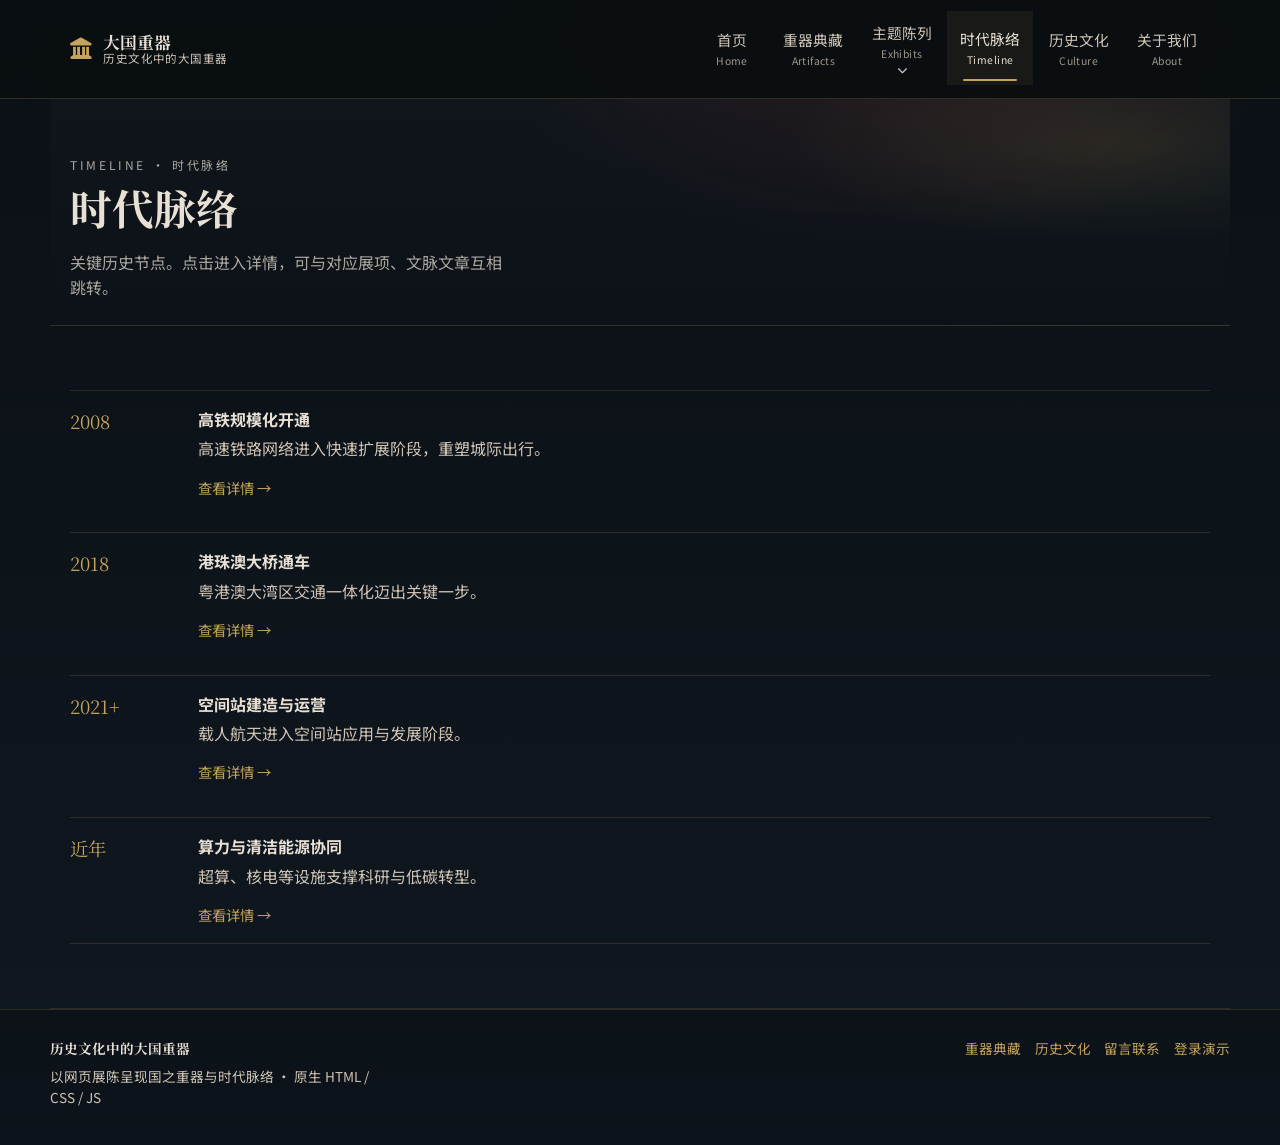
<file: timeline.html>
<!DOCTYPE html>
<html lang="zh-CN">
<head>
  <meta charset="UTF-8" />
  <meta name="viewport" content="width=device-width, initial-scale=1.0" />
  <link rel="icon" href="favicon.svg" type="image/svg+xml" />
  <title>时代脉络 · 历史文化中的大国重器</title>
  <link rel="preconnect" href="https://fonts.googleapis.com" />
  <link rel="preconnect" href="https://fonts.gstatic.com" crossorigin />
  <link href="https://fonts.googleapis.com/css2?family=Noto+Serif+SC:wght@600;700&family=Noto+Sans+SC:wght@400;500;600&display=swap" rel="stylesheet" />
  <link rel="stylesheet" href="https://cdnjs.cloudflare.com/ajax/libs/font-awesome/6.5.2/css/all.min.css" />
  <link rel="stylesheet" href="css/style.css" />
</head>
<body>
  <div class="overlay" id="overlay"></div>
  <div class="app">
    <header id="siteHeader"></header>
    <main class="main page-wrap">
      <section class="page-hero">
        <p class="page-kicker">TIMELINE · 时代脉络</p>
        <h1>时代脉络</h1>
        <p>关键历史节点。点击进入详情，可与对应展项、文脉文章互相跳转。</p>
      </section>
      <section class="section">
        <div class="timeline" id="timelineList"></div>
      </section>
    </main>
    <footer id="siteFooter"></footer>
  </div>
  <script src="js/auth.js"></script>
  <script src="js/catalog.js"></script>
  <script src="js/layout.js"></script>
  <script>
    window.DGZQLayout.init();
    var root = document.getElementById("timelineList");
    if (root && window.DGZQCatalog) {
      root.innerHTML = window.DGZQCatalog.listByGroup("timeline")
        .map(function (it) {
          return (
            '<a class="timeline-item timeline-card" href="detail.html?id=' +
            encodeURIComponent(it.id) +
            '"><div class="timeline-year">' +
            it.tag +
            "</div><div><strong>" +
            it.title +
            '</strong><p class="muted">' +
            it.summary +
            '</p><span class="artifact-link">查看详情 →</span></div></a>'
          );
        })
        .join("");
    }
  </script>
</body>
</html>
</file>
<file: css/style.css>
/* 历史文化中的大国重器 — shared styles */
:root {
  --ink: #0c1218;
  --ink-soft: #162029;
  --paper: #e8e0d4;
  --paper-dim: #cfc4b4;
  --bronze: #c4a35a;
  --bronze-deep: #8a6b2e;
  --cinnabar: #b23a2f;
  --mist: rgba(232, 224, 212, 0.72);
  --line: rgba(196, 163, 90, 0.35);
  --shadow: 0 18px 50px rgba(0, 0, 0, 0.35);
  --header-h: 72px;
  --font-display: "Noto Serif SC", "Songti SC", serif;
  --font-body: "Source Han Sans SC", "Noto Sans SC", "PingFang SC", sans-serif;
  --max-w: 1180px;
}

*,
*::before,
*::after {
  box-sizing: border-box;
}

html {
  scroll-behavior: smooth;
}

body {
  margin: 0;
  font-family: var(--font-body);
  color: var(--paper);
  background: var(--ink);
  line-height: 1.6;
  min-height: 100vh;
}

a {
  color: inherit;
  text-decoration: none;
}

img {
  max-width: 100%;
  display: block;
}

button,
input,
textarea {
  font: inherit;
}

/* ---------- Auth pages ---------- */
.auth-page {
  min-height: 100vh;
  display: grid;
  place-items: center;
  padding: 2rem 1.25rem;
  background:
    radial-gradient(ellipse 80% 60% at 20% 10%, rgba(178, 58, 47, 0.28), transparent 55%),
    radial-gradient(ellipse 70% 50% at 90% 80%, rgba(196, 163, 90, 0.18), transparent 50%),
    linear-gradient(160deg, #070b10 0%, #121a22 45%, #0c1218 100%);
}

.auth-shell {
  width: min(960px, 100%);
  display: grid;
  grid-template-columns: 1.05fr 0.95fr;
  gap: 0;
  border: 1px solid var(--line);
  background: rgba(12, 18, 24, 0.72);
  box-shadow: var(--shadow);
  overflow: hidden;
}

.auth-brand {
  padding: 3rem 2.5rem;
  background:
    linear-gradient(145deg, rgba(12, 18, 24, 0.2), rgba(12, 18, 24, 0.75)),
    linear-gradient(180deg, #1a2733, #0c1218);
  border-right: 1px solid var(--line);
  display: flex;
  flex-direction: column;
  justify-content: flex-end;
  min-height: 520px;
  position: relative;
}

.auth-brand::before {
  content: "";
  position: absolute;
  inset: 1.25rem;
  border: 1px solid rgba(196, 163, 90, 0.22);
  pointer-events: none;
}

.auth-eyebrow {
  font-size: 0.8rem;
  letter-spacing: 0.28em;
  text-transform: uppercase;
  color: var(--bronze);
  margin-bottom: 1rem;
}

.auth-brand h1 {
  font-family: var(--font-display);
  font-weight: 700;
  font-size: clamp(2rem, 4vw, 2.75rem);
  line-height: 1.2;
  margin: 0 0 1rem;
}

.auth-brand p {
  margin: 0;
  color: var(--mist);
  max-width: 28ch;
}

.auth-panel {
  padding: 2.75rem 2.25rem;
}

.auth-tabs {
  display: flex;
  gap: 0.5rem;
  margin-bottom: 1.75rem;
}

.auth-tab {
  flex: 1;
  border: 1px solid transparent;
  background: transparent;
  color: var(--paper-dim);
  padding: 0.7rem 0.5rem;
  cursor: pointer;
  transition: color 0.25s ease, border-color 0.25s ease, background 0.25s ease;
}

.auth-tab.is-active {
  color: var(--paper);
  border-color: var(--line);
  background: rgba(196, 163, 90, 0.08);
}

.auth-form {
  display: none;
  flex-direction: column;
  gap: 1rem;
}

.auth-form.is-active {
  display: flex;
  animation: rise 0.35s ease;
}

@keyframes rise {
  from {
    opacity: 0;
    transform: translateY(8px);
  }
  to {
    opacity: 1;
    transform: translateY(0);
  }
}

.field label {
  display: block;
  font-size: 0.85rem;
  color: var(--paper-dim);
  margin-bottom: 0.35rem;
}

.field input,
.field textarea {
  width: 100%;
  padding: 0.75rem 0.9rem;
  border: 1px solid rgba(232, 224, 212, 0.18);
  background: rgba(255, 255, 255, 0.03);
  color: var(--paper);
  outline: none;
  transition: border-color 0.2s ease, box-shadow 0.2s ease;
}

.field input:focus,
.field textarea:focus {
  border-color: var(--bronze);
  box-shadow: 0 0 0 3px rgba(196, 163, 90, 0.15);
}

.auth-msg {
  min-height: 1.25rem;
  font-size: 0.85rem;
  color: var(--cinnabar);
}

.btn {
  display: inline-flex;
  align-items: center;
  justify-content: center;
  gap: 0.5rem;
  border: none;
  cursor: pointer;
  padding: 0.85rem 1.25rem;
  background: linear-gradient(135deg, var(--bronze), var(--bronze-deep));
  color: #140f06;
  font-weight: 600;
  transition: transform 0.2s ease, filter 0.2s ease;
}

.btn:hover {
  filter: brightness(1.05);
  transform: translateY(-1px);
}

.btn-ghost {
  background: transparent;
  color: var(--paper);
  border: 1px solid var(--line);
}

.auth-hint {
  margin-top: 1rem;
  font-size: 0.8rem;
  color: var(--paper-dim);
}

@media (max-width: 820px) {
  .auth-shell {
    grid-template-columns: 1fr;
  }

  .auth-brand {
    min-height: 220px;
    border-right: none;
    border-bottom: 1px solid var(--line);
  }
}

/* ---------- App shell (top nav) ---------- */
.app {
  display: flex;
  flex-direction: column;
  min-height: 100vh;
  background:
    radial-gradient(ellipse 60% 40% at 70% 0%, rgba(178, 58, 47, 0.16), transparent 55%),
    linear-gradient(180deg, #0a1016, #0c1218 30%, #101820);
}

.site-header {
  position: sticky;
  top: 0;
  z-index: 40;
  border-bottom: 1px solid rgba(196, 163, 90, 0.22);
  background: rgba(10, 14, 18, 0.94);
  backdrop-filter: blur(12px);
  box-shadow: 0 0 0 rgba(0, 0, 0, 0);
  transition: background 0.28s ease, box-shadow 0.28s ease, border-color 0.28s ease;
}

.site-header.is-scrolled {
  background: rgba(8, 12, 16, 0.97);
  border-bottom-color: rgba(196, 163, 90, 0.32);
  box-shadow: 0 10px 28px rgba(0, 0, 0, 0.28);
}

.site-header-inner {
  width: min(100%, var(--max-w));
  margin: 0 auto;
  padding: 0.75rem 1.25rem;
  display: flex;
  align-items: center;
  gap: 1rem;
  transition: padding 0.28s ease;
}

.site-header.is-scrolled .site-header-inner {
  padding-top: 0.5rem;
  padding-bottom: 0.5rem;
}

.site-brand {
  display: flex;
  align-items: center;
  gap: 0.7rem;
  flex-shrink: 0;
  color: inherit;
  transition: transform 0.25s ease;
}

.site-brand i {
  color: var(--bronze);
  font-size: 1.35rem;
  transition: transform 0.28s ease, color 0.25s ease, filter 0.25s ease;
}

.site-brand:hover i {
  transform: scale(1.12);
  color: #d4b56a;
  filter: drop-shadow(0 0 8px rgba(196, 163, 90, 0.35));
}

.site-brand-text {
  display: flex;
  flex-direction: column;
  line-height: 1.2;
}

.site-brand-text strong {
  font-family: var(--font-display);
  font-size: 1.05rem;
  transition: color 0.25s ease;
}

.site-brand:hover .site-brand-text strong {
  color: var(--paper);
}

.site-brand-text small {
  color: var(--paper-dim);
  font-size: 0.72rem;
  letter-spacing: 0.04em;
}

.icon-btn {
  width: 2.25rem;
  height: 2.25rem;
  border: 1px solid var(--line);
  background: transparent;
  color: var(--paper);
  cursor: pointer;
  display: none;
  place-items: center;
  flex-shrink: 0;
  transition: background 0.2s ease, transform 0.2s ease;
  margin-left: auto;
}

.icon-btn:hover {
  background: rgba(196, 163, 90, 0.12);
}

.site-nav {
  display: flex;
  align-items: stretch;
  gap: 0.15rem;
  margin-left: auto;
  flex-wrap: wrap;
  justify-content: flex-end;
}

.site-nav-link {
  position: relative;
  display: flex;
  flex-direction: column;
  align-items: center;
  justify-content: center;
  gap: 0.1rem;
  padding: 0.5rem 0.75rem 0.55rem;
  color: var(--paper-dim);
  border: 1px solid transparent;
  background: transparent;
  cursor: pointer;
  font: inherit;
  transition:
    color 0.25s ease,
    background 0.25s ease,
    border-color 0.25s ease,
    transform 0.25s ease;
  text-align: center;
  min-width: 4.5rem;
}

.site-nav-link::after {
  content: "";
  position: absolute;
  left: 18%;
  right: 18%;
  bottom: 0.2rem;
  height: 2px;
  border-radius: 1px;
  background: var(--bronze);
  transform: scaleX(0);
  transform-origin: center;
  transition: transform 0.28s ease;
  pointer-events: none;
}

.site-nav-link span {
  font-size: 0.92rem;
}

.site-nav-link small {
  font-size: 0.65rem;
  letter-spacing: 0.04em;
  opacity: 0.75;
  transition: opacity 0.25s ease;
}

.site-nav-link:hover,
.site-nav-link.is-active {
  color: var(--paper);
  background: rgba(196, 163, 90, 0.08);
  border-color: transparent;
  transform: translateY(-1px);
}

.site-nav-link:hover::after,
.site-nav-link.is-active::after {
  transform: scaleX(1);
}

.site-nav-link:hover small,
.site-nav-link.is-active small {
  opacity: 1;
}

.site-nav-item {
  position: relative;
}

.site-nav-item .nav-chevron {
  font-size: 0.65rem;
  margin-top: 0.1rem;
  transition: transform 0.28s ease;
}

.site-nav-item.is-open > .site-nav-link .nav-chevron,
.site-nav-item.has-sub:hover > .site-nav-link .nav-chevron {
  transform: rotate(180deg);
}

.site-submenu {
  position: absolute;
  top: calc(100% + 0.35rem);
  left: 0;
  min-width: 9.5rem;
  padding: 0.35rem;
  background: rgba(12, 18, 24, 0.98);
  border: 1px solid rgba(196, 163, 90, 0.28);
  box-shadow: var(--shadow);
  z-index: 50;
  opacity: 0;
  visibility: hidden;
  transform: translateY(-6px);
  pointer-events: none;
  transition:
    opacity 0.25s ease,
    transform 0.25s ease,
    visibility 0.25s ease;
}

.site-nav-item.is-open > .site-submenu,
.site-nav-item.has-sub:hover > .site-submenu {
  opacity: 1;
  visibility: visible;
  transform: translateY(0);
  pointer-events: auto;
}

.site-sublink {
  display: block;
  padding: 0.55rem 0.75rem;
  color: var(--paper-dim);
  opacity: 0;
  transform: translateY(6px);
  transition:
    background 0.2s ease,
    color 0.2s ease,
    opacity 0.25s ease,
    transform 0.25s ease;
}

.site-nav-item.is-open > .site-submenu .site-sublink,
.site-nav-item.has-sub:hover > .site-submenu .site-sublink {
  opacity: 1;
  transform: translateY(0);
}

.site-nav-item.is-open > .site-submenu .site-sublink:nth-child(1),
.site-nav-item.has-sub:hover > .site-submenu .site-sublink:nth-child(1) {
  transition-delay: 0.04s;
}

.site-nav-item.is-open > .site-submenu .site-sublink:nth-child(2),
.site-nav-item.has-sub:hover > .site-submenu .site-sublink:nth-child(2) {
  transition-delay: 0.08s;
}

.site-nav-item.is-open > .site-submenu .site-sublink:nth-child(3),
.site-nav-item.has-sub:hover > .site-submenu .site-sublink:nth-child(3) {
  transition-delay: 0.12s;
}

.site-sublink:hover,
.site-sublink.is-active {
  color: var(--paper);
  background: rgba(196, 163, 90, 0.12);
}

.main {
  flex: 1;
  min-width: 0;
  width: 100%;
}

.mobile-toggle {
  display: none;
}

.overlay {
  display: block;
  position: fixed;
  inset: 0;
  background: rgba(0, 0, 0, 0.55);
  z-index: 35;
  opacity: 0;
  visibility: hidden;
  pointer-events: none;
  transition: opacity 0.3s ease, visibility 0.3s ease;
}

.overlay.is-visible {
  opacity: 1;
  visibility: visible;
  pointer-events: auto;
}

/* Hero carousel — museum-style banner */
.carousel {
  --carousel-duration: 5s;
  position: relative;
  height: min(68vh, 560px);
  overflow: hidden;
  border-bottom: 1px solid var(--line);
}

.slide {
  position: absolute;
  inset: 0;
  opacity: 0;
  transform: translateX(4%);
  transition: opacity 0.85s ease, transform 0.85s ease;
  display: grid;
  align-items: end;
  justify-items: start;
  padding: clamp(2.5rem, 7vw, 4.75rem) clamp(1.5rem, 5vw, 4rem) clamp(3.5rem, 8vw, 5rem);
  pointer-events: none;
  z-index: 0;
}

.slide.is-active {
  opacity: 1;
  transform: translateX(0);
  z-index: 1;
  pointer-events: auto;
}

.slide.is-leaving {
  opacity: 0;
  transform: translateX(-3%);
  z-index: 0;
}

.slide-bg {
  position: absolute;
  inset: -4%;
  background-size: cover;
  background-position: center;
  transform: scale(1);
  will-change: transform;
}

.slide.is-active .slide-bg {
  animation: kenBurns var(--carousel-duration) ease-out forwards;
}

@keyframes kenBurns {
  from {
    transform: scale(1);
  }
  to {
    transform: scale(1.06);
  }
}

.slide::before {
  content: "";
  position: absolute;
  inset: 0;
  z-index: 1;
  background:
    linear-gradient(90deg, rgba(8, 12, 16, 0.82) 0%, rgba(8, 12, 16, 0.28) 50%, rgba(8, 12, 16, 0.45) 100%),
    linear-gradient(0deg, rgba(8, 12, 16, 0.78) 0%, transparent 48%);
  pointer-events: none;
}

.slide::after {
  content: "";
  position: absolute;
  inset: 0;
  z-index: 1;
  opacity: 0.18;
  background-image:
    repeating-linear-gradient(
      -18deg,
      transparent,
      transparent 11px,
      rgba(196, 163, 90, 0.07) 11px,
      rgba(196, 163, 90, 0.07) 12px
    );
  pointer-events: none;
}

.slide-inner {
  position: relative;
  z-index: 2;
  max-width: 640px;
}

.slide.is-active .slide-kicker,
.slide.is-active .slide-inner h2,
.slide.is-active .slide-inner p,
.slide.is-active .slide-cta {
  animation: slideTextIn 0.7s ease both;
}

.slide.is-active .slide-kicker {
  animation-delay: 0.08s;
}

.slide.is-active .slide-inner h2 {
  animation-delay: 0.18s;
}

.slide.is-active .slide-inner p {
  animation-delay: 0.3s;
}

.slide.is-active .slide-cta {
  animation-delay: 0.42s;
}

@keyframes slideTextIn {
  from {
    opacity: 0;
    transform: translateY(18px);
  }
  to {
    opacity: 1;
    transform: translateY(0);
  }
}

.slide-kicker {
  letter-spacing: 0.22em;
  font-size: 0.78rem;
  color: var(--bronze);
  margin-bottom: 0.65rem;
}

.slide h2 {
  font-family: var(--font-display);
  font-size: clamp(2.1rem, 4.8vw, 3.35rem);
  line-height: 1.15;
  margin: 0 0 0.55rem;
}

.slide p {
  margin: 0;
  color: var(--mist);
  max-width: 36ch;
  font-size: 1rem;
  white-space: nowrap;
  overflow: hidden;
  text-overflow: ellipsis;
}

.slide-cta {
  display: inline-flex;
  align-items: center;
  gap: 0.45rem;
  margin-top: 1rem;
  padding: 0.55rem 0.95rem;
  border: 1px solid var(--line);
  color: var(--paper);
  background: rgba(196, 163, 90, 0.12);
  transition: background 0.2s ease, border-color 0.2s ease, transform 0.2s ease;
}

.slide-cta:hover {
  background: rgba(196, 163, 90, 0.22);
  border-color: var(--bronze);
  transform: translateX(2px);
}

.auth-form .btn + .btn {
  margin-top: 0.15rem;
}

.carousel-nav {
  position: absolute;
  left: 50%;
  bottom: 1.35rem;
  transform: translateX(-50%);
  z-index: 3;
  display: flex;
  align-items: center;
  gap: 0.55rem;
}

.dot {
  position: relative;
  width: 0.55rem;
  height: 0.55rem;
  border-radius: 999px;
  border: 1px solid rgba(196, 163, 90, 0.75);
  background: rgba(12, 18, 24, 0.35);
  cursor: pointer;
  padding: 0;
  overflow: hidden;
  transition: width 0.25s ease, background 0.2s ease, border-color 0.2s ease;
}

.dot.is-active {
  width: 2.35rem;
  border-color: var(--bronze);
  background: rgba(196, 163, 90, 0.18);
}

.dot-progress {
  position: absolute;
  inset: 0 auto 0 0;
  width: 0;
  background: var(--bronze);
  border-radius: inherit;
}

.dot.is-active .dot-progress {
  animation: dotProgress var(--carousel-duration) linear forwards;
}

.dot.is-active.is-paused .dot-progress {
  animation-play-state: paused;
}

@keyframes dotProgress {
  from {
    width: 0%;
  }
  to {
    width: 100%;
  }
}

.carousel-arrows {
  position: absolute;
  inset: 0 0 auto 0;
  top: 50%;
  transform: translateY(-50%);
  z-index: 3;
  display: flex;
  justify-content: space-between;
  padding: 0 1rem;
  pointer-events: none;
}

.carousel-arrows button {
  pointer-events: auto;
  width: 2.75rem;
  height: 2.75rem;
  border: 1px solid rgba(196, 163, 90, 0.35);
  background: rgba(12, 18, 24, 0.45);
  color: var(--paper);
  cursor: pointer;
  opacity: 0.35;
  transition: background 0.2s ease, opacity 0.25s ease, border-color 0.2s ease;
}

.carousel:hover .carousel-arrows button,
.carousel:focus-within .carousel-arrows button {
  opacity: 1;
}

.carousel-arrows button:hover {
  background: rgba(196, 163, 90, 0.22);
  border-color: var(--bronze);
}

@media (max-width: 760px) {
  .slide p {
    white-space: normal;
  }

  .carousel-arrows button {
    opacity: 0.7;
    width: 2.35rem;
    height: 2.35rem;
  }
}

/* Sections */
.section {
  padding: clamp(2.5rem, 5vw, 4rem) clamp(1.25rem, 4vw, 3rem);
  border-bottom: 1px solid rgba(196, 163, 90, 0.15);
}

.section-head {
  max-width: 640px;
  margin-bottom: 2rem;
}

.section-head h3 {
  font-family: var(--font-display);
  font-size: clamp(1.6rem, 3vw, 2.2rem);
  margin: 0 0 0.5rem;
}

.section-head p {
  margin: 0;
  color: var(--paper-dim);
}

.grid {
  display: grid;
  grid-template-columns: repeat(3, 1fr);
  gap: 1.25rem;
}

.artifact {
  position: relative;
  min-height: 220px;
  padding: 1.35rem;
  border: 1px solid rgba(196, 163, 90, 0.22);
  background: linear-gradient(160deg, rgba(255, 255, 255, 0.03), rgba(0, 0, 0, 0.15));
  overflow: hidden;
  transition: transform 0.25s ease, border-color 0.25s ease, box-shadow 0.25s ease;
}

.artifact::after {
  content: "";
  position: absolute;
  inset: auto -20% -40% auto;
  width: 160px;
  height: 160px;
  background: radial-gradient(circle, rgba(196, 163, 90, 0.18), transparent 65%);
  transition: transform 0.35s ease;
}

.artifact:hover {
  transform: translateY(-4px);
  border-color: rgba(196, 163, 90, 0.55);
  box-shadow: 0 12px 30px rgba(0, 0, 0, 0.25);
}

.artifact:hover::after {
  transform: scale(1.25);
}

.tag {
  display: inline-block;
  font-size: 0.72rem;
  letter-spacing: 0.12em;
  color: var(--bronze);
  margin-bottom: 0.75rem;
}

.artifact h4 {
  font-family: var(--font-display);
  margin: 0 0 0.55rem;
  font-size: 1.25rem;
}

.artifact p {
  margin: 0;
  color: var(--paper-dim);
  font-size: 0.95rem;
  position: relative;
  z-index: 1;
}

.timeline {
  display: grid;
  gap: 1rem;
}

.timeline-item {
  display: grid;
  grid-template-columns: 7rem 1fr;
  gap: 1rem;
  padding: 1rem 0;
  border-top: 1px solid rgba(196, 163, 90, 0.18);
}

.timeline-item:last-child {
  border-bottom: 1px solid rgba(196, 163, 90, 0.18);
}

.timeline-year {
  font-family: var(--font-display);
  color: var(--bronze);
  font-size: 1.15rem;
}

.contact-wrap {
  display: grid;
  grid-template-columns: 1fr 1.1fr;
  gap: 2rem;
  align-items: start;
}

.contact-form {
  display: grid;
  gap: 0.9rem;
}

.contact-form textarea {
  min-height: 140px;
  resize: vertical;
}

.form-ok {
  color: #8fbf8a;
  font-size: 0.9rem;
  min-height: 1.2rem;
}

.site-footer {
  margin-top: auto;
  padding: 1.75rem 1.25rem 2.25rem;
  color: var(--paper-dim);
  font-size: 0.85rem;
  border-top: 1px solid rgba(196, 163, 90, 0.18);
  background: rgba(0, 0, 0, 0.2);
}

.site-footer-inner {
  width: min(100%, var(--max-w));
  margin: 0 auto;
  display: flex;
  justify-content: space-between;
  gap: 1.5rem;
  flex-wrap: wrap;
  align-items: flex-start;
}

.site-footer-inner strong {
  display: block;
  color: var(--paper);
  font-family: var(--font-display);
  margin-bottom: 0.35rem;
}

.site-footer-inner p {
  margin: 0;
  max-width: 42ch;
}

.site-footer-links {
  display: flex;
  flex-wrap: wrap;
  gap: 0.85rem;
}

.section-head-row {
  display: flex;
  align-items: flex-end;
  justify-content: space-between;
  gap: 1rem;
  margin-bottom: 1.25rem;
}

.section-head-row .section-head {
  margin-bottom: 0;
}

.more-link {
  color: var(--bronze);
  font-size: 0.9rem;
  white-space: nowrap;
}

.more-link:hover {
  color: var(--paper);
}

.home-duo {
  display: grid;
  grid-template-columns: 1fr 1fr;
  gap: 1.5rem;
  width: min(100%, var(--max-w));
  margin: 0 auto;
  padding: clamp(2rem, 4vw, 3rem) 1.25rem;
  border-bottom: 1px solid rgba(196, 163, 90, 0.15);
}

.home-block {
  min-width: 0;
}

.news-list {
  list-style: none;
  margin: 0;
  padding: 0;
  display: grid;
  gap: 0.15rem;
}

.news-list a {
  display: grid;
  grid-template-columns: 1fr auto;
  gap: 0.75rem;
  padding: 0.7rem 0.35rem;
  border-bottom: 1px solid rgba(196, 163, 90, 0.12);
  color: var(--mist);
  transition: color 0.15s ease, background 0.15s ease;
}

.news-list a:hover {
  color: var(--paper);
  background: rgba(196, 163, 90, 0.06);
}

.news-list .news-date {
  color: var(--paper-dim);
  font-size: 0.8rem;
  white-space: nowrap;
}

.notice-list a {
  grid-template-columns: 1fr;
}

.home-section {
  width: min(100%, var(--max-w));
  margin: 0 auto;
  padding: clamp(2rem, 4vw, 3rem) 1.25rem;
  border-bottom: 1px solid rgba(196, 163, 90, 0.15);
}

.carousel {
  max-width: none;
}

.page-wrap {
  width: min(100%, var(--max-w));
  margin: 0 auto;
}

.page-wrap .page-hero,
.page-wrap .section {
  padding-left: 1.25rem;
  padding-right: 1.25rem;
}

.exhibit-strip {
  border: 1px solid rgba(196, 163, 90, 0.22);
  padding: 1rem 1.1rem;
  background: rgba(255, 255, 255, 0.02);
  margin-top: 1.25rem;
}

.exhibit-strip h3 {
  margin: 0 0 0.75rem;
  font-family: var(--font-display);
  font-size: 1.05rem;
}

.exhibit-strip a {
  display: block;
  padding: 0.45rem 0;
  border-bottom: 1px solid rgba(196, 163, 90, 0.12);
  color: var(--mist);
}

.exhibit-strip a:hover {
  color: var(--bronze);
}

.breadcrumb {
  font-size: 0.82rem;
  color: var(--paper-dim);
  margin-bottom: 0.75rem;
}

.breadcrumb a {
  color: var(--bronze);
}

.view-card {
  min-height: 160px;
}

.page-hero {
  padding: clamp(2.25rem, 5vw, 3.5rem) clamp(1.25rem, 4vw, 3rem) 1.5rem;
  border-bottom: 1px solid rgba(196, 163, 90, 0.18);
  background:
    radial-gradient(ellipse 50% 80% at 90% 20%, rgba(196, 163, 90, 0.12), transparent 55%),
    linear-gradient(180deg, rgba(255, 255, 255, 0.02), transparent);
}

.page-hero-transport {
  background:
    radial-gradient(ellipse 55% 70% at 85% 10%, rgba(60, 120, 160, 0.22), transparent 55%),
    linear-gradient(180deg, rgba(255, 255, 255, 0.02), transparent);
}

.page-hero-space {
  background:
    radial-gradient(ellipse 55% 70% at 85% 10%, rgba(90, 70, 160, 0.2), transparent 55%),
    linear-gradient(180deg, rgba(255, 255, 255, 0.02), transparent);
}

.page-hero-energy {
  background:
    radial-gradient(ellipse 55% 70% at 85% 10%, rgba(80, 140, 90, 0.2), transparent 55%),
    linear-gradient(180deg, rgba(255, 255, 255, 0.02), transparent);
}

.page-kicker {
  letter-spacing: 0.22em;
  font-size: 0.75rem;
  color: var(--bronze);
  margin: 0 0 0.65rem;
}

.page-hero h1 {
  font-family: var(--font-display);
  font-size: clamp(1.9rem, 4vw, 2.6rem);
  margin: 0 0 0.55rem;
}

.page-hero p {
  margin: 0;
  color: var(--mist);
  max-width: 48ch;
}

.page-path {
  margin-top: 0.85rem !important;
  font-size: 0.82rem;
  letter-spacing: 0.06em;
  color: var(--paper-dim) !important;
}

.muted {
  margin: 0.25rem 0 0;
  color: var(--paper-dim);
}

.artifact-link {
  display: inline-block;
  margin-top: 0.85rem;
  color: var(--bronze);
  font-size: 0.9rem;
  position: relative;
  z-index: 1;
  transition: color 0.2s ease;
}

.artifact-link:hover {
  color: var(--paper);
}

a.artifact-card,
a.timeline-card {
  color: inherit;
  text-decoration: none;
  cursor: pointer;
}

a.artifact-card:hover .artifact-link,
a.timeline-card:hover .artifact-link {
  color: var(--paper);
}

a.timeline-card {
  transition: background 0.2s ease, border-color 0.2s ease;
}

a.timeline-card:hover {
  background: rgba(196, 163, 90, 0.06);
}

.detail-layout {
  display: grid;
  grid-template-columns: 1.4fr 0.8fr;
  gap: 1.5rem;
  align-items: start;
}

.detail-body p {
  color: var(--mist);
  margin: 0 0 1rem;
  max-width: 62ch;
}

.detail-meta {
  margin-bottom: 0.85rem;
}

.detail-actions {
  display: flex;
  flex-wrap: wrap;
  gap: 0.65rem;
  margin-top: 1.25rem;
}

.detail-side {
  border: 1px solid rgba(196, 163, 90, 0.22);
  padding: 1.1rem 1.15rem;
  background: rgba(255, 255, 255, 0.02);
}

.detail-side h3 {
  margin: 0 0 0.75rem;
  font-family: var(--font-display);
  font-size: 1.1rem;
}

.detail-points {
  margin: 0;
  padding-left: 1.1rem;
  color: var(--paper-dim);
}

.detail-points li {
  margin-bottom: 0.55rem;
}

.entry-grid-2 {
  grid-template-columns: repeat(2, 1fr);
}

@media (max-width: 980px) {
  .detail-layout,
  .entry-grid-2 {
    grid-template-columns: 1fr;
  }
}

.entry-grid {
  display: grid;
  grid-template-columns: repeat(3, 1fr);
  gap: 1rem;
}

.entry-card {
  display: flex;
  flex-direction: column;
  gap: 0.35rem;
  padding: 1.25rem;
  border: 1px solid rgba(196, 163, 90, 0.22);
  background: linear-gradient(160deg, rgba(255, 255, 255, 0.03), rgba(0, 0, 0, 0.12));
  transition: transform 0.22s ease, border-color 0.22s ease, box-shadow 0.22s ease;
  min-height: 140px;
}

.entry-card i {
  color: var(--bronze);
  font-size: 1.2rem;
  margin-bottom: 0.35rem;
}

.entry-card strong {
  font-family: var(--font-display);
  font-size: 1.15rem;
}

.entry-card span {
  color: var(--paper-dim);
  font-size: 0.9rem;
}

.entry-card:hover {
  transform: translateY(-3px);
  border-color: rgba(196, 163, 90, 0.55);
  box-shadow: 0 12px 28px rgba(0, 0, 0, 0.25);
}

.series-nav {
  display: flex;
  flex-wrap: wrap;
  gap: 0.5rem;
  margin-bottom: 1.5rem;
}

.series-nav a {
  padding: 0.45rem 0.9rem;
  border: 1px solid rgba(196, 163, 90, 0.25);
  color: var(--paper-dim);
  transition: background 0.2s ease, color 0.2s ease, border-color 0.2s ease;
}

.series-nav a:hover,
.series-nav a.is-active {
  color: var(--paper);
  border-color: var(--bronze);
  background: rgba(196, 163, 90, 0.12);
}

.site-footer a {
  color: var(--bronze);
}

.site-footer a:hover {
  color: var(--paper);
}

@media (max-width: 980px) {
  .grid,
  .entry-grid {
    grid-template-columns: 1fr 1fr;
  }

  .home-duo {
    grid-template-columns: 1fr;
  }

  .contact-wrap {
    grid-template-columns: 1fr;
  }

  .site-nav-link small {
    display: none;
  }
}

@media (max-width: 860px) {
  .icon-btn.mobile-toggle {
    display: grid;
  }

  .site-nav {
    display: flex;
    position: fixed;
    top: 0;
    right: 0;
    bottom: 0;
    width: min(82vw, 320px);
    margin: 0;
    padding: 4.5rem 1rem 1.5rem;
    flex-direction: column;
    flex-wrap: nowrap;
    align-items: stretch;
    justify-content: flex-start;
    background: rgba(10, 14, 18, 0.98);
    border-left: 1px solid rgba(196, 163, 90, 0.25);
    z-index: 45;
    overflow-y: auto;
    transform: translateX(100%);
    transition: transform 0.32s ease;
    pointer-events: none;
  }

  .site-nav.is-open {
    transform: translateX(0);
    pointer-events: auto;
  }

  .site-nav.is-open > .site-nav-link,
  .site-nav.is-open > .site-nav-item {
    animation: navDrawerItemIn 0.35s ease both;
  }

  .site-nav.is-open > .site-nav-link:nth-child(1),
  .site-nav.is-open > .site-nav-item:nth-child(1) {
    animation-delay: 0.05s;
  }

  .site-nav.is-open > .site-nav-link:nth-child(2),
  .site-nav.is-open > .site-nav-item:nth-child(2) {
    animation-delay: 0.09s;
  }

  .site-nav.is-open > .site-nav-link:nth-child(3),
  .site-nav.is-open > .site-nav-item:nth-child(3) {
    animation-delay: 0.13s;
  }

  .site-nav.is-open > .site-nav-link:nth-child(4),
  .site-nav.is-open > .site-nav-item:nth-child(4) {
    animation-delay: 0.17s;
  }

  .site-nav.is-open > .site-nav-link:nth-child(5),
  .site-nav.is-open > .site-nav-item:nth-child(5) {
    animation-delay: 0.21s;
  }

  .site-nav.is-open > .site-nav-link:nth-child(6),
  .site-nav.is-open > .site-nav-item:nth-child(6) {
    animation-delay: 0.25s;
  }

  @keyframes navDrawerItemIn {
    from {
      opacity: 0;
      transform: translateX(12px);
    }
    to {
      opacity: 1;
      transform: translateX(0);
    }
  }

  .site-nav-link {
    align-items: flex-start;
    flex-direction: row;
    justify-content: space-between;
    min-width: 0;
    width: 100%;
  }

  .site-nav-link::after {
    left: 0.75rem;
    right: auto;
    width: 1.25rem;
    bottom: 0.35rem;
  }

  .site-nav-link small {
    display: inline;
  }

  .site-nav-item.has-sub:hover > .site-submenu {
    /* Mobile uses click toggle only; avoid hover-forced open */
    opacity: 0;
    visibility: hidden;
    transform: none;
    pointer-events: none;
  }

  .site-nav-item.is-open > .site-submenu {
    opacity: 1;
    visibility: visible;
    pointer-events: auto;
  }

  .site-submenu {
    position: static;
    border: none;
    box-shadow: none;
    background: transparent;
    padding-left: 0.75rem;
    margin-top: 0.25rem;
    transform: none;
  }

  .site-nav-item.has-sub:hover > .site-nav-link .nav-chevron {
    transform: none;
  }

  .site-nav-item.is-open > .site-nav-link .nav-chevron {
    transform: rotate(180deg);
  }

  .grid,
  .entry-grid {
    grid-template-columns: 1fr;
  }

  .timeline-item {
    grid-template-columns: 1fr;
    gap: 0.35rem;
  }
}
</file>
